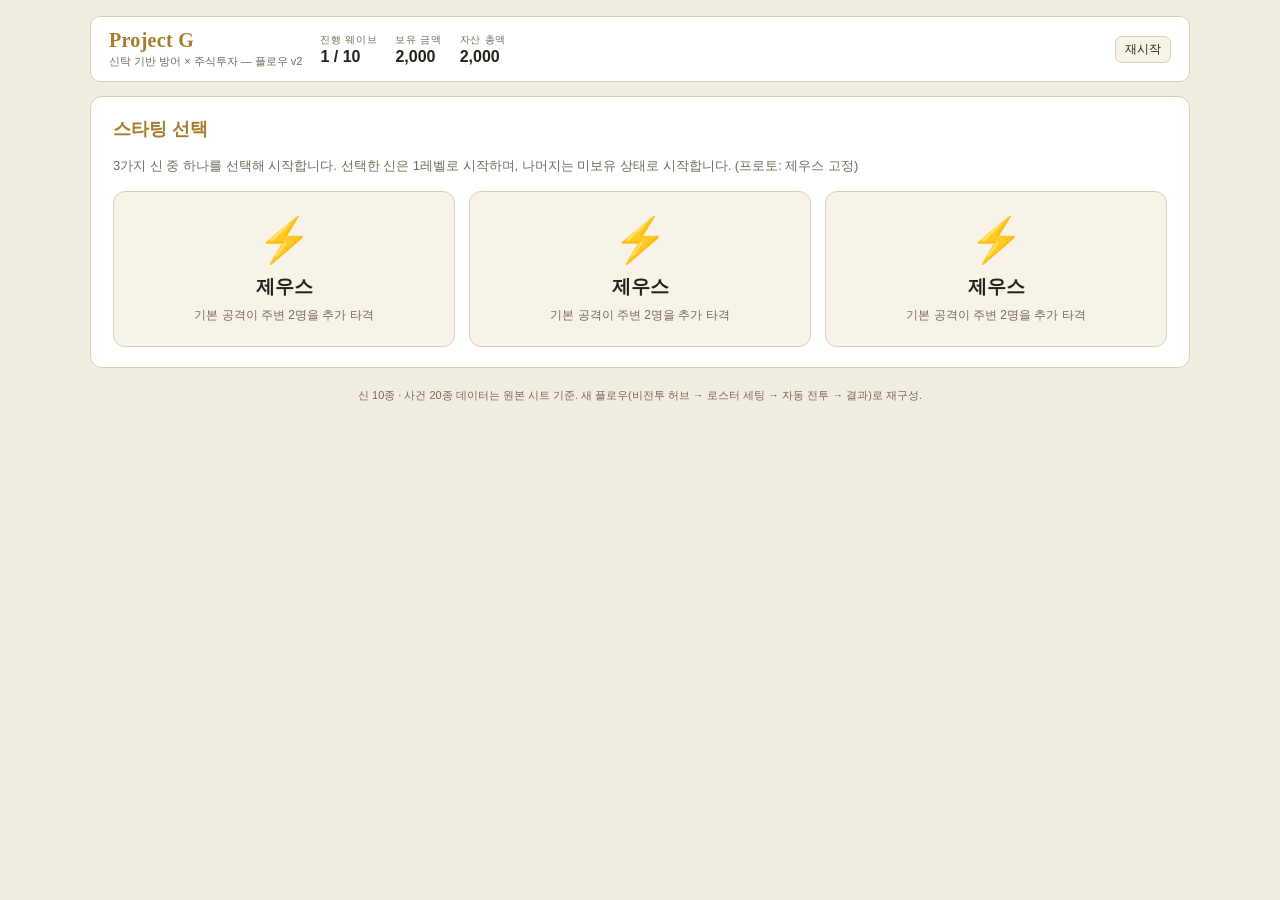
<file: index.html>
<title>Project G — Prototype v2</title>
<!DOCTYPE html><html lang="ko"><head><meta charset="UTF-8"><meta name="viewport" content="width=device-width, initial-scale=1.0"><title>Project G — Prototype v2</title><style>
:root{
  --bg:#0b0d12; --panel:#151822; --panel2:#1b1f2c; --border:#3f4658;
  --gold:#c9a15a; --gold-dim:#8a743f; --select:#5ec8f0;
  --text:#e8e4d8; --muted:#9aa0b0; --muted2:#6b7280;
  --up:#4fae7c; --down:#d9635a;
  --font-display:"Iowan Old Style","Palatino Linotype",Palatino,Georgia,serif;
  --font-ui:-apple-system,BlinkMacSystemFont,"Segoe UI",Roboto,Helvetica,Arial,sans-serif;
}
:root[data-theme="light"]{
  --bg:#f2ede1; --panel:#fff; --panel2:#f7f3e8; --border:#d8cfb8;
  --gold:#a67c2e; --gold-dim:#c9a15a; --select:#1f6fb2;
  --text:#26221a; --muted:#726b58; --up:#2f8f5c; --down:#b8443c;
}
@media (prefers-color-scheme:light){:root:not([data-theme="dark"]){
  --bg:#f2ede1; --panel:#fff; --panel2:#f7f3e8; --border:#d8cfb8;
  --gold:#a67c2e; --gold-dim:#c9a15a; --select:#1f6fb2;
  --text:#26221a; --muted:#726b58; --up:#2f8f5c; --down:#b8443c;
}}
*{box-sizing:border-box;}
html,body{margin:0;padding:0;background:var(--bg);color:var(--text);font-family:var(--font-ui);}
body{padding:16px;min-height:100vh;}
h1,h2,h3{font-family:var(--font-display);margin:0;text-wrap:balance;}
.num{font-variant-numeric:tabular-nums;}
.up{color:var(--up);} .down{color:var(--down);}
.app{max-width:1100px;margin:0 auto;display:flex;flex-direction:column;gap:14px;}

/* top status bar */
.hud{display:flex;align-items:center;gap:18px;background:var(--panel);border:1px solid var(--border);border-radius:10px;padding:12px 18px;flex-wrap:wrap;}
.hud h1{font-size:20px;color:var(--gold);letter-spacing:.3px;}
.hud .sub{font-size:11px;color:var(--muted);margin-top:2px;}
.hud .stat{display:flex;flex-direction:column;gap:1px;}
.hud .stat .label{font-size:10px;text-transform:uppercase;letter-spacing:.07em;color:var(--muted);}
.hud .stat .val{font-size:16px;font-weight:600;}
.spacer{flex:1;}

button{font-family:var(--font-ui);cursor:pointer;border-radius:7px;border:1px solid var(--border);background:var(--panel2);color:var(--text);padding:7px 13px;font-size:13px;transition:.12s;}
button:hover{border-color:var(--gold-dim);}
button:focus-visible{outline:2px solid var(--gold);outline-offset:1px;}
button.primary{background:var(--gold);border-color:var(--gold);color:#1a1508;font-weight:700;}
button.primary:hover{background:var(--gold-dim);}
button:disabled{opacity:.35;cursor:not-allowed;}
button.small{padding:4px 9px;font-size:12px;}
button.insufficient{border-color:var(--down);color:var(--down);background:rgba(217,99,90,.12);}
button.active{border-color:var(--gold);color:var(--gold);}

.screen{background:var(--panel);border:1px solid var(--border);border-radius:12px;padding:20px 22px;}
.screen-head{display:flex;align-items:center;gap:12px;margin-bottom:16px;}
.screen-head h2{font-size:18px;color:var(--gold);}
.back{font-size:13px;color:var(--muted);}

/* hub */
.hub-grid{display:grid;grid-template-columns:repeat(3,1fr);gap:14px;margin-bottom:16px;}
.hub-card{display:flex;flex-direction:column;align-items:center;gap:8px;padding:26px 14px;border:1px solid var(--border);border-radius:12px;background:var(--panel2);cursor:pointer;transition:.14s;}
.hub-card:hover{border-color:var(--gold);transform:translateY(-2px);}
.hub-card .ico{font-size:38px;line-height:1;}
.hub-card .name{font-family:var(--font-display);font-size:17px;font-weight:600;}
.hub-card .desc{font-size:11.5px;color:var(--muted);text-align:center;line-height:1.4;}
.hub-start{display:flex;align-items:center;justify-content:center;gap:10px;padding:18px;border-radius:12px;border:none;background:linear-gradient(90deg,var(--panel2),var(--gold));color:#1a1508;font-family:var(--font-display);font-size:20px;font-weight:700;cursor:pointer;width:100%;}
.hub-start:hover{filter:brightness(1.06);}

/* stock list */
.sort-row{display:flex;gap:6px;margin-bottom:12px;flex-wrap:wrap;align-items:center;}
.sort-row .lbl{font-size:12px;color:var(--muted);margin-right:4px;}
.stock{display:grid;grid-template-columns:auto 1fr auto;gap:12px;align-items:center;padding:10px 12px;border:1px solid var(--border);border-radius:9px;background:var(--panel2);margin-bottom:7px;border-left-width:3px;}
.stock .ico{width:34px;height:34px;border-radius:50%;display:flex;align-items:center;justify-content:center;font-size:17px;}
.stock .nm{font-family:var(--font-display);font-size:15px;font-weight:600;display:flex;align-items:center;gap:7px;}
.stock .lv{font-size:11px;color:var(--gold);border:1px solid var(--gold-dim);border-radius:4px;padding:0 5px;}
.stock .meta{font-size:11px;color:var(--muted);margin-top:2px;}
.expbar{height:4px;border-radius:2px;background:var(--border);margin-top:4px;overflow:hidden;max-width:170px;}
.expbar>div{height:100%;background:var(--gold);}
.stock .price{text-align:right;}
.stock .price .p{font-size:15px;font-weight:700;}
.stock .price .d{font-size:11px;font-weight:600;}
.stock .acts{display:flex;flex-direction:column;gap:4px;}

/* oracle */
.info-card{display:grid;grid-template-columns:auto 1fr auto;gap:12px;align-items:center;padding:11px 13px;border:1px solid var(--border);border-radius:9px;background:var(--panel2);margin-bottom:8px;}
.info-card .when{font-size:12px;}
.info-card .when b{color:var(--gold);}
.info-card .buys{display:flex;flex-direction:column;gap:5px;}
.info-tabs{display:flex;gap:6px;margin-bottom:12px;}
.owned-info{padding:10px 12px;border:1px dashed var(--gold-dim);border-radius:9px;background:var(--panel2);margin-bottom:8px;font-size:13px;line-height:1.5;}
.owned-info.realized{border-style:solid;border-color:#4fae7c;opacity:.8;}
.realized-banner{padding:10px 12px;border:1px solid #4fae7c;border-radius:9px;background:#4fae7c22;margin-bottom:12px;font-size:12.5px;line-height:1.6;}

/* news */
.news{max-width:560px;margin:0 auto;border:2px solid var(--border);border-radius:6px;padding:20px 24px;background:var(--panel2);}
.news .masthead{display:flex;justify-content:space-between;align-items:baseline;border-bottom:3px double var(--border);padding-bottom:8px;margin-bottom:14px;}
.news .masthead .title{font-family:var(--font-display);font-size:26px;font-weight:700;letter-spacing:1px;}
.news .masthead .date{font-size:11px;color:var(--muted);}
.news .headline{font-family:var(--font-display);font-size:19px;font-weight:700;margin-bottom:10px;line-height:1.35;}
.news .body{font-size:13px;line-height:1.7;color:var(--text);margin-bottom:14px;}
.news .kw{display:flex;flex-wrap:wrap;gap:6px;}
.news .kw span{font-size:11.5px;border:1px solid var(--gold-dim);color:var(--gold);border-radius:20px;padding:2px 10px;}

/* setup roster */
.setup{display:grid;grid-template-columns:1fr 1.3fr;gap:16px;}
.wave-info{border:1px solid var(--border);border-radius:10px;padding:14px;background:var(--panel2);}
.wave-info .r{display:flex;gap:10px;margin-bottom:12px;}
.wave-info .r .ic{font-size:26px;}
.wave-info .r .t{font-size:13px;}
.wave-info .r .t b{display:block;font-family:var(--font-display);font-size:15px;margin-bottom:2px;}
.wave-info .r .t small{color:var(--muted);font-size:11.5px;line-height:1.4;}
.slots{display:flex;gap:7px;margin-bottom:12px;flex-wrap:wrap;}
.slot{width:52px;height:52px;border:2px dashed var(--border);border-radius:10px;display:flex;align-items:center;justify-content:center;font-size:22px;background:var(--panel2);cursor:pointer;position:relative;}
.slot.filled{border-style:solid;}
.slot .x{position:absolute;top:-6px;right:-6px;width:16px;height:16px;border-radius:50%;background:var(--down);color:#fff;font-size:10px;display:flex;align-items:center;justify-content:center;}
.roster{display:grid;grid-template-columns:1fr 1fr;gap:7px;max-height:340px;overflow-y:auto;}
.rg{display:flex;align-items:center;gap:8px;padding:8px 10px;border:1px solid var(--border);border-radius:9px;background:var(--panel2);cursor:pointer;border-left-width:3px;}
.rg.locked{opacity:.45;cursor:not-allowed;}
.rg.deployed{outline:2px solid var(--gold);}
.rg .ico{width:30px;height:30px;border-radius:50%;display:flex;align-items:center;justify-content:center;font-size:15px;}
.rg .nm{font-family:var(--font-display);font-size:14px;font-weight:600;}
.rg .lv{font-size:11px;color:var(--gold);}

/* combat */
.combat-wrap{display:grid;grid-template-columns:1fr 260px;gap:14px;}
canvas{background:var(--panel2);border-radius:8px;width:100%;height:auto;display:block;}
.combat-side{border:1px solid var(--border);border-radius:10px;padding:12px;background:var(--panel2);font-size:12.5px;}
.combat-side h3{font-family:var(--font-display);font-size:15px;margin-bottom:6px;}
.combat-side .row{display:flex;justify-content:space-between;padding:2px 0;color:var(--muted);}
.combat-side .row b{color:var(--text);}
.log{margin-top:10px;max-height:150px;overflow-y:auto;display:flex;flex-direction:column-reverse;gap:4px;}
.log .li{font-size:11.5px;padding:5px 7px;border-radius:6px;background:var(--panel);border-left:3px solid var(--gold-dim);}

/* result */
.result{text-align:center;padding:40px 20px;}
.result .big{font-family:var(--font-display);font-size:52px;font-weight:700;letter-spacing:2px;}
.result .sub{font-size:15px;color:var(--muted);margin:6px 0 22px;}
.result .stats{display:inline-grid;grid-template-columns:auto auto;gap:8px 26px;text-align:left;font-size:14px;margin-bottom:24px;}
.result .stats .k{color:var(--muted);}

/* starting pick */
.pick-grid{display:grid;grid-template-columns:repeat(3,1fr);gap:14px;}
.pick{border:1px solid var(--border);border-radius:12px;padding:22px 16px;background:var(--panel2);text-align:center;cursor:pointer;transition:.14s;}
.pick:hover{border-color:var(--gold);transform:translateY(-2px);}
.pick .ic{font-size:44px;}
.pick .nm{font-family:var(--font-display);font-size:19px;font-weight:600;margin:8px 0 6px;}
.pick .ds{font-size:12px;color:var(--muted);line-height:1.5;}

footer{text-align:center;color:var(--muted);font-size:11px;padding:6px 0;}
::-webkit-scrollbar{width:8px;height:8px;}
::-webkit-scrollbar-thumb{background:var(--border);border-radius:4px;}

@media (max-width:820px){
  .setup,.combat-wrap{grid-template-columns:1fr;}
  .hub-grid,.pick-grid{grid-template-columns:1fr;}
  .roster{grid-template-columns:1fr;}
}
</style></head><body>

<div class="app">
  <div class="hud">
    <div>
      <h1>Project G</h1>
      <div class="sub">신탁 기반 방어 × 주식투자 — 플로우 v2</div>
    </div>
    <div class="stat"><span class="label">진행 웨이브</span><span class="val num" id="hWave">—</span></div>
    <div class="stat"><span class="label">보유 금액</span><span class="val num" id="hCoin">—</span></div>
    <div class="stat"><span class="label">자산 총액</span><span class="val num" id="hAssets">—</span></div>
    <div class="spacer"></div>
    <button class="small" id="btnRestart">재시작</button>
  </div>

  <div id="screen"></div>

  <footer>신 10종 · 사건 20종 데이터는 원본 시트 기준. 새 플로우(비전투 허브 → 로스터 세팅 → 자동 전투 → 결과)로 재구성.</footer>
</div>

<script>
"use strict";
/* ===================== DATA (원본 시트 이식) ===================== */
const WS_DEFS = [
  {id:1,name:"전쟁"},{id:2,name:"풍요"},{id:3,name:"기술"},{id:4,name:"문화"},
  {id:5,name:"인류밀집"},{id:6,name:"신앙"},{id:7,name:"인류의 수"},
];
const WS_MIN={1:0,2:0,3:0,4:0,5:0,6:0,7:20}, WS_MAX={1:100,2:100,3:100,4:100,5:100,6:100,7:9999};
const GODS = [
  {id:1, kr:"제우스", dmg:10, atkSpd:10, range:2, atkType:0, basePrice:500, coreWS:5, corr:0, skill:"기본 공격이 주변 2명을 추가 타격", icon:"⚡", color:"#f0c34d"},
  {id:2, kr:"포세이돈", dmg:15, atkSpd:5, range:4, atkType:0, basePrice:500, coreWS:2, corr:1, skill:"10초마다 해일 소환, 5기 관통 500% 피해", icon:"🔱", color:"#4a90c9"},
  {id:3, kr:"하데스", dmg:10, atkSpd:12, range:3, atkType:1, basePrice:500, coreWS:1, corr:0, skill:"영혼 50개 모으면 전체 800% 피해", icon:"💀", color:"#8a6bc4"},
  {id:4, kr:"데메테르", dmg:10, atkSpd:5, range:4, atkType:0, basePrice:400, coreWS:2, corr:0, skill:"범위 내 몬스터 이동속도 30% 감소", icon:"🌾", color:"#9aa53f"},
  {id:5, kr:"아테나", dmg:10, atkSpd:10, range:1, atkType:0, basePrice:400, coreWS:4, corr:0, skill:"범위 내 신 공격력 +10%", icon:"🦉", color:"#8f98ac"},
  {id:6, kr:"아폴론", dmg:10, atkSpd:10, range:5, atkType:0, basePrice:400, coreWS:4, corr:0, skill:"공격시 화상(초당 5% 피해)", icon:"☀️", color:"#e0912c"},
  {id:7, kr:"아르테미스", dmg:5, atkSpd:20, range:3, atkType:2, basePrice:400, coreWS:2, corr:0, skill:"동일 대상 공격시 피해 +5% 누적", icon:"🏹", color:"#5fae7c"},
  {id:8, kr:"아프로디테", dmg:10, atkSpd:10, range:3, atkType:0, basePrice:400, coreWS:5, corr:0, skill:"범위 내 몬스터 받는 피해 +10%", icon:"🌹", color:"#d97b95"},
  {id:9, kr:"헤르메스", dmg:5, atkSpd:20, range:3, atkType:0, basePrice:1000, coreWS:3, corr:0, skill:"정보 구매가 -20%", icon:"🪽", color:"#4fb0a6"},
  {id:10,kr:"아레스", dmg:10, atkSpd:13, range:2, atkType:1, basePrice:400, coreWS:1, corr:1, skill:"인접에 신 없으면 공속 +10", icon:"⚔️", color:"#c05a4a"},
];
const godById = id => GODS.find(g=>g.id===id);
const EVENTS = [
  {id:1, desc:"국가간에 소규모 분쟁이 발생하였습니다.", cond:null, w:50, cause:[[1,30],[5,30]], effWS:[[[1],10]], effGod:[[[5,10],10]]},
  {id:2, desc:"메뚜기떼가 농작물을 먹어 치우고 있습니다.", cond:null, w:50, cause:[], effWS:[[[2,5,7],-20],[[6],10]], effGod:[[[4],-10],[[3],5]]},
  {id:3, desc:"폭우로 홍수가 났지만 양질의 토양이 충전됩니다.", cond:null, w:50, cause:[], effWS:[[[2,5,7],-10],[[6],10]], effGod:[[[1],15],[[3],5]]},
  {id:4, desc:"농사가 대 풍년을 맞이하였습니다.", cond:null, w:70, cause:[[3,20]], effWS:[[[2,5,7],10],[[6],10]], effGod:[[[4],20],[[6],10]]},
  {id:5, desc:"큰 폭풍으로 바다에 나간 배들이 침몰되었습니다.", cond:null, w:50, cause:[], effWS:[[[2],-15]], effGod:[[[2],-10],[[3],10]]},
  {id:6, desc:"어선의 수확량이 크게 증가했습니다.", cond:null, w:70, cause:[[3,20]], effWS:[[[2],20]], effGod:[[[2],20],[[4],10]]},
  {id:7, desc:"축제가 성황리에 열렸습니다.", cond:[2,0,80], w:100, cause:[[2,30],[4,20]], effWS:[[[4],10]], effGod:[[[4,8],10],[[10],-10]]},
  {id:8, desc:"야생동물이 늘어 도시간 소통이 마비되었습니다.", cond:null, w:50, cause:[], effWS:[[[2,3,4],-10]], effGod:[[[9],-20],[[7],10]]},
  {id:9, desc:"신작 영웅 서사시가 유행합니다.", cond:null, w:50, cause:[[4,30]], effWS:[[[5],-10],[[4],10]], effGod:[[[1],20],[[6],10]]},
  {id:10, desc:"새로운 천문학 이론이 나왔습니다.", cond:null, w:50, cause:[[3,30]], effWS:[[[3],10],[[6],-10]], effGod:[[[9],10],[[1,2,3,4,5,6,7,8,10],-20]]},
  {id:13, desc:"대규모 전쟁이 발발합니다.", cond:[1,0,70], w:100, cause:[[1,50]], effWS:[[[1],20],[[5,6,2],-20]], effGod:[[[10],20]]},
  {id:14, desc:"국가가 다른 국가에 점령당하였습니다.", cond:[1,0,90], w:100, cause:[[1,50]], effWS:[[[1],-70],[[3,4],-20]], effGod:[[[3],15],[[8],-10]]},
  {id:15, desc:"치사율이 높은 전염병이 돌기 시작합니다.", cond:null, w:50, cause:[[5,50]], effWS:[[[2,5,7],-20],[[3,6],10]], effGod:[[[3],20],[[6],10]]},
  {id:17, desc:"새로운 의학 기술이 발달합니다.", cond:null, w:100, cause:[[3,60]], effWS:[[[2,5,7],30],[[6],-10]], effGod:[[[6],20],[[3],-20]]},
  {id:22, desc:"전쟁중인 국가사이에 평화 협정을 맺었습니다.", cond:[1,0,90], w:100, cause:[[1,50]], effWS:[[[1],-70]], effGod:[[[10],-30]]},
  {id:24, desc:"올림피아 제전이 열립니다.", cond:[2,0,50], w:50, cause:[], effWS:[[[2,5],10],[[1],-10]], effGod:[[[10],-10],[[3],-5],[[1],10]]},
  {id:28, desc:"해적이 창궐해 바다 교역이 힘들어졌습니다.", cond:[2,1,50], w:100, cause:[], effWS:[[[2,3,4],-20]], effGod:[[[2],-20],[[9],-10]]},
  {id:33, desc:"신앙에 맞지 않는 기술자들이 탄압받습니다.", cond:[3,0,70], w:100, cause:[[3,50]], effWS:[[[3],-30],[[6],20]], effGod:[[[9],-10],[[3],5]]},
  {id:39, desc:"일식이 발생하였습니다.", cond:null, w:50, cause:[], effWS:[[[7],20]], effGod:[[[7],30],[[6],-30]]},
  {id:42, desc:"사치품이 유행해 계층 갈등이 심화됩니다.", cond:[2,0,70], w:200, cause:[], effWS:[[[2],-10],[[1],10]], effGod:[[[8],20]]},
];

const MONSTERS = {
  rat:{kr:"쥐", icon:"🐀", hp:1.0, spd:0.9, reward:1.0, desc:"이동 속도가 느리고 체력도 적지만 많은 숫자가 등장합니다."},
  bird:{kr:"새", icon:"🐦", hp:0.7, spd:1.5, reward:1.1, desc:"이동 속도가 빠르지만 체력이 적습니다."},
};
const BOSSES = ["메두사","미노타우로스","키클롭스","히드라","케르베로스","티폰","크로노스","기간테스","타나토스","카오스"];

/* ===================== STATE ===================== */
const TOTAL_WAVES=10, ROSTER_SLOTS=5, START_COIN=2000, BASE_POP=100, BASE_FAITH=50;
const state = {
  phase:"start",       // start | hub | godsdaq | oracle | news | setup | combat | result
  wave:1,
  coin:START_COIN,
  ws:{1:50,2:50,3:50,4:50,5:50,6:50,7:BASE_POP},
  holdings:{},          // godId -> {shares, avgPrice}
  price:{}, prevPrice:{},
  waveEvents:[],        // pre-rolled: waveEvents[w] = [eventId,...]
  usedGlobally:new Set(),
  roster:[],            // godId[] deployed this run (persists between waves)
  ownedInfo:[],         // [{godId, wave, margin, eid, realized}]
  justRealized:[],      // ownedInfo entries whose predicted wave just fired
  sortKey:"price",
  newsSeen:false,
  lastResult:null,
  bossName:"",
};

/* ===================== PRICING (원본 §9.5 이식) ===================== */
const wsMid = id => (WS_MIN[id] + (WS_MAX[id]>1000?100:WS_MAX[id]))/2;
const clampWS = (id,v)=> Math.max(WS_MIN[id], WS_MAX[id]>1000? v : Math.min(WS_MAX[id],v));
function absM(){ return (state.ws[7]/BASE_POP)*(state.ws[6]/BASE_FAITH); }
function initPrices(){
  const M=absM();
  GODS.forEach(g=>{
    const cur=state.ws[g.coreWS], mid=wsMid(g.coreWS);
    const D = g.corr===0 ? (100+cur-mid)/100 : (100-cur+mid)/100;
    const p=Math.max(10, Math.round(g.basePrice*D*M));
    state.price[g.id]=p; state.prevPrice[g.id]=p;
  });
}
/* level from shares: LV = shares; attack = dmg * LV * price/basePrice */
function godLevel(id){ return state.holdings[id]?.shares || 0; }
function godAttack(id){
  const g=godById(id), lv=godLevel(id);
  if(lv<=0) return 0;
  return g.dmg * lv * (state.price[id]/g.basePrice);
}

/* ===================== EVENT PRE-ROLL (원본 §4-D) ===================== */
function eventEligible(ev,used){
  if(used.has(ev.id)) return false;
  if(ev.cond){ const [id,op,val]=ev.cond; const c=state.ws[id];
    if(op===0 && !(c>=val)) return false; if(op===1 && !(c<val)) return false; }
  return true;
}
function eventWeight(ev){ let w=ev.w; ev.cause.forEach(([id,val])=>{ w+=state.ws[id]*(val/100); }); return Math.max(0,w); }
function pickEvent(used){
  const pool=EVENTS.filter(e=>eventEligible(e,used));
  if(!pool.length) return null;
  const ws=pool.map(eventWeight), tot=ws.reduce((a,b)=>a+b,0);
  if(tot<=0) return pool[Math.floor(Math.random()*pool.length)];
  let r=Math.random()*tot;
  for(let i=0;i<pool.length;i++){ r-=ws[i]; if(r<=0) return pool[i]; }
  return pool[pool.length-1];
}
// pre-roll the whole run's events up front so the oracle can foresee them (§4-D)
function prerollAllWaves(){
  state.waveEvents = [null]; // 1-indexed
  const used = new Set();
  for(let w=1;w<=TOTAL_WAVES;w++){
    const cnt = 1 + Math.floor(Math.random()*2);
    const list=[];
    for(let i=0;i<cnt;i++){ const e=pickEvent(used); if(!e) break; used.add(e.id); list.push(e.id); }
    state.waveEvents[w]=list;
  }
}
// apply a wave's events to WS scores + reprice gods
function applyWaveEvents(w){
  state.justRealized=[];
  state.ownedInfo.forEach(o=>{ if(!o.realized && o.wave===w){ o.realized=true; state.justRealized.push(o); } });
  (state.waveEvents[w]||[]).forEach(eid=>{
    const ev=EVENTS.find(e=>e.id===eid); if(!ev) return;
    // snapshot D + pop/faith BEFORE (원본 버그픽스 반영)
    const lastD={}, lastPop=state.ws[7], lastFaith=state.ws[6];
    GODS.forEach(g=>{ const cur=state.ws[g.coreWS],mid=wsMid(g.coreWS);
      lastD[g.id]= g.corr===0?(100+cur-mid)/100:(100-cur+mid)/100; });
    ev.effWS.forEach(([ids,val])=> ids.forEach(id=> state.ws[id]=clampWS(id,state.ws[id]+val)));
    const affected=new Map();
    ev.effGod.forEach(([ids,val])=> ids.forEach(id=> affected.set(id,(affected.get(id)||0)+val)));
    const M=(state.ws[7]/lastPop)*(state.ws[6]/lastFaith);
    GODS.forEach(g=>{
      const A=state.price[g.id], C=affected.get(g.id)||0;
      const cur=state.ws[g.coreWS],mid=wsMid(g.coreWS);
      const D=g.corr===0?(100+cur-mid)/100:(100-cur+mid)/100;
      state.prevPrice[g.id]=A;
      state.price[g.id]=Math.max(10, Math.round(A*(1+C/100)*D*M/(lastD[g.id]||D)));
    });
  });
}

/* ===================== TRADING ===================== */
function buy(id,qty=1){
  const p=state.price[id], cost=p*qty;
  if(state.coin<cost) return false;
  const h = state.holdings[id] || (state.holdings[id]={shares:0,avgPrice:0});
  h.avgPrice = h.shares===0? p : (h.avgPrice*h.shares + cost)/(h.shares+qty);
  h.shares+=qty; state.coin-=cost;
  return true;
}
function sell(id,qty=1){
  const h=state.holdings[id]; if(!h||h.shares<qty) return false;
  h.shares-=qty; state.coin+=state.price[id]*qty;
  if(h.shares===0){ h.avgPrice=0; state.roster=state.roster.filter(r=>r!==id); }
  return true;
}

/* ===================== ORACLE (오차범위 정보 — 신탁 개선) ===================== */
// build sellable info: for each future event, offer a card revealing the wave
// it happens on, blurred by an error margin. Premium ±1 (정확), cheap ±3 (부정확).
function sellableInfo(){
  const out=[];
  for(let w=state.wave+1;w<=TOTAL_WAVES;w++){
    (state.waveEvents[w]||[]).forEach(eid=>{
      const ev=EVENTS.find(e=>e.id===eid); if(!ev) return;
      // pick the most-affected god as the "관련 주"
      let topId=null, topAbs=0;
      ev.effGod.forEach(([ids,val])=> ids.forEach(id=>{ if(Math.abs(val)>topAbs){topAbs=Math.abs(val);topId=id;} }));
      if(topId==null) return;
      out.push({eid, wave:w, godId:topId});
    });
  }
  return out;
}
const hermesDiscount = ()=> godLevel(9)>0 ? 0.8 : 1;
function buyInfo(card, margin){
  const cost = Math.round((margin===1?1000:500)*hermesDiscount());
  if(state.coin<cost) return false;
  state.coin-=cost;
  state.ownedInfo.push({godId:card.godId, wave:card.wave, margin, eid:card.eid, realized:false});
  return true;
}

/* ===================== NEWS (키워드 힌트) ===================== */
// derive a headline + keywords from the trend of the next few waves' events
function currentNews(){
  const upcoming=[];
  for(let w=state.wave;w<=Math.min(TOTAL_WAVES,state.wave+3);w++) (state.waveEvents[w]||[]).forEach(id=>upcoming.push(id));
  const wsShift={};
  upcoming.forEach(id=>{ const ev=EVENTS.find(e=>e.id===id); if(!ev) return;
    ev.effWS.forEach(([ids,val])=> ids.forEach(i=> wsShift[i]=(wsShift[i]||0)+val)); });
  const nm=id=>WS_DEFS.find(w=>w.id==id).name;
  // several WS scores (e.g. 풍요/인류밀집/인류의 수) always move together in the event
  // data — showing each as its own tag reads as redundant/overlapping noise, so merge
  // any scores that shifted by the exact same net amount into a single combined tag
  const byVal={};
  Object.entries(wsShift).forEach(([id,v])=>{ if(v===0) return; (byVal[v]=byVal[v]||[]).push(+id); });
  const groups = Object.entries(byVal).map(([v,ids])=>({v:+v, label: ids.sort((a,b)=>a-b).map(nm).join('·')}));
  const rising = groups.filter(g=>g.v>0).sort((a,b)=>b.v-a.v).slice(0,2);
  const falling = groups.filter(g=>g.v<0).sort((a,b)=>a.v-b.v).slice(0,2);
  const kws=[];
  rising.forEach(g=>kws.push(g.label+" 상승 조짐"));
  falling.forEach(g=>kws.push(g.label+" 하락 우려"));
  const firstEv = upcoming.length? EVENTS.find(e=>e.id===upcoming[0]) : null;
  return {
    headline: firstEv? firstEv.desc : "인간계는 잠시 평온을 되찾았습니다.",
    body:"아르고스 통신원들이 인간계 전역의 동향을 취재했습니다. 다가올 사건들의 조짐이 시장 곳곳에서 감지되고 있습니다. 현명한 투자자는 이 신호를 놓치지 않을 것입니다.",
    keywords: kws.length? kws : ["큰 변화 없음"]
  };
}

/* ===================== SCREEN RENDER ===================== */
const $ = id => document.getElementById(id);
const fmt = n => Math.round(n).toLocaleString('ko-KR');
function assets(){ return state.coin + GODS.reduce((s,g)=> s + (state.holdings[g.id]?.shares||0)*state.price[g.id], 0); }
function renderHUD(){
  $('hWave').textContent = state.wave+' / '+TOTAL_WAVES;
  $('hCoin').textContent = fmt(state.coin);
  $('hAssets').textContent = fmt(assets());
}
function go(phase){ state.phase=phase; render(); }
function render(){
  renderHUD();
  const s=$('screen');
  s.className='screen';
  if(state.phase==="start") s.innerHTML=viewStart();
  else if(state.phase==="hub") s.innerHTML=viewHub();
  else if(state.phase==="godsdaq") s.innerHTML=viewGodsdaq();
  else if(state.phase==="oracle") s.innerHTML=viewOracle();
  else if(state.phase==="news") s.innerHTML=viewNews();
  else if(state.phase==="setup") s.innerHTML=viewSetup();
  else if(state.phase==="combat"){ s.innerHTML=viewCombat(); startCombat(); }
  else if(state.phase==="result") s.innerHTML=viewResult();
  bindScreen();
}

/* ---- start / starting pick ---- */
function viewStart(){
  // proto starts with Zeus preselected among 3 (per wireframe)
  return `<div class="screen-head"><h2>스타팅 선택</h2></div>
    <p style="color:var(--muted);font-size:13px;margin:0 0 16px;">3가지 신 중 하나를 선택해 시작합니다. 선택한 신은 1레벨로 시작하며, 나머지는 미보유 상태로 시작합니다. (프로토: 제우스 고정)</p>
    <div class="pick-grid">
      ${[1,1,1].map((_,i)=>{ const g=godById(1); return `
        <div class="pick" data-pick="1">
          <div class="ic">${g.icon}</div>
          <div class="nm">${g.kr}</div>
          <div class="ds">${g.skill}</div>
        </div>`;}).join('')}
    </div>`;
}

/* ---- hub ---- */
function viewHub(){
  const realized = state.justRealized||[];
  return `<div class="screen-head"><h2>활동 선택</h2><span class="back">진행중인 웨이브: ${String(state.wave).padStart(2,'0')}</span></div>
    ${realized.length? `<div class="realized-banner">${realized.map(o=>{
      const g=godById(o.godId), ev=EVENTS.find(e=>e.id===o.eid);
      return `🔮 <b style="color:${g.color}">${g.kr}</b> 관련 정보가 실현됐습니다 — ${ev?ev.desc:''}`;
    }).join('<br>')}</div>` : ''}
    <div class="hub-grid">
      <div class="hub-card" data-go="news"><div class="ico">📰</div><div class="name">아르고스</div><div class="desc">인간계 뉴스 — 다가올 사건의 키워드 힌트</div></div>
      <div class="hub-card" data-go="godsdaq"><div class="ico">🏛️</div><div class="name">GODSDAQ</div><div class="desc">신 주식 매매 — 오를 신을 미리 사고, 오른 신을 팔기</div></div>
      <div class="hub-card" data-go="oracle"><div class="ico">🔮</div><div class="name">오라클</div><div class="desc">정보 구매 — 미래 사건의 시점을 오차범위로 구매</div></div>
    </div>
    <button class="hub-start" data-go="setup">⚔️ 웨이브 ${String(state.wave).padStart(2,'0')} 전투 준비 →</button>`;
}

/* ---- godsdaq ---- */
function viewGodsdaq(){
  const sorted=[...GODS].sort(cmpSort);
  return `<div class="screen-head"><button class="small" data-go="hub">‹ 뒤로</button><h2>GODSDAQ · 주식 구매</h2></div>
    <div class="sort-row"><span class="lbl">정렬순서</span>
      ${sortBtn('price','판매가')} ${sortBtn('change','상승률')} ${sortBtn('shares','보유수량')} ${sortBtn('pl','손익률')}
    </div>
    <div>${sorted.map(stockRow).join('')}</div>`;
}
function sortBtn(k,label){ return `<button class="small ${state.sortKey===k?'active':''}" data-sort="${k}">${label}</button>`; }
function cmpSort(a,b){
  const k=state.sortKey;
  if(k==='price') return state.price[b.id]-state.price[a.id];
  if(k==='change'){ return pctChange(b.id)-pctChange(a.id); }
  if(k==='shares') return (state.holdings[b.id]?.shares||0)-(state.holdings[a.id]?.shares||0);
  if(k==='pl') return plPct(b.id)-plPct(a.id);
  return 0;
}
function pctChange(id){ const pv=state.prevPrice[id]||state.price[id]; return pv? (state.price[id]-pv)/pv*100:0; }
function plPct(id){ const h=state.holdings[id]; return (h&&h.avgPrice)? (state.price[id]-h.avgPrice)/h.avgPrice*100 : 0; }
function stockRow(g){
  const h=state.holdings[g.id]||{shares:0,avgPrice:0};
  const lv=godLevel(g.id), price=state.price[g.id], ch=pctChange(g.id), pl=plPct(g.id);
  const atk=godAttack(g.id);
  const canBuy=state.coin>=price;
  const expPct = lv>0? 100 : 0;
  return `<div class="stock" style="border-left-color:${g.color}">
    <div class="ico" style="background:${g.color}22;color:${g.color}">${g.icon}</div>
    <div>
      <div class="nm">${g.kr} ${lv>0?`<span class="lv">LV ${lv}</span>`:''}</div>
      <div class="meta">CoreWS ${WS_DEFS.find(w=>w.id===g.coreWS).name} · 공격력 ${lv>0?atk.toFixed(0):'—'}${h.avgPrice?` · 평단 ${fmt(h.avgPrice)} <span class="${pl>=0?'up':'down'}">(${pl>=0?'+':''}${pl.toFixed(1)}%)</span>`:''}</div>
      ${lv>0?`<div class="expbar"><div style="width:${expPct}%"></div></div>`:''}
    </div>
    <div style="display:flex;align-items:center;gap:10px;">
      <div class="price"><div class="p num">${fmt(price)}</div><div class="d num ${ch>=0?'up':'down'}">${ch>=0?'▲':'▼'} ${Math.abs(ch).toFixed(1)}%</div></div>
      <div class="acts">
        <button class="small ${canBuy?'':'insufficient'}" ${canBuy?'':'disabled'} data-buy="${g.id}">매수</button>
        <button class="small" ${h.shares>0?'':'disabled'} data-sell="${g.id}">매도</button>
      </div>
    </div>
  </div>`;
}

/* ---- oracle ---- */
function viewOracle(){
  const cards=sellableInfo();
  return `<div class="screen-head"><button class="small" data-go="hub">‹ 뒤로</button><h2>오라클 · 정보 구매</h2></div>
    <p style="color:var(--muted);font-size:12.5px;margin:0 0 14px;">미래 사건이 <b>어느 웨이브</b>에 일어날지 오차범위로 삽니다. 상급 정보(±1)는 정확하지만 비싸고, 하급 정보(±3)는 저렴하지만 부정확합니다.${godLevel(9)>0?' <span class="up">(헤르메스 효과: 20% 할인 적용중)</span>':''}</p>
    ${state.ownedInfo.length? `<div class="info-tabs"><span style="font-size:12px;color:var(--gold);">보유중인 정보</span></div>
      ${state.ownedInfo.map(ownedInfoRow).join('')}` : ''}
    <div class="info-tabs" style="margin-top:14px;"><span style="font-size:12px;color:var(--gold);">판매 중인 정보</span></div>
    ${cards.length? cards.slice(0,8).map(infoCard).join('') : '<p style="color:var(--muted);font-size:13px;">더 이상 예정된 사건 정보가 없습니다.</p>'}`;
}
function infoCard(c){
  const g=godById(c.godId);
  const priceHi=Math.round(1000*hermesDiscount()), priceLo=Math.round(500*hermesDiscount());
  const range = `${Math.max(state.wave+1,c.wave-3)}~${Math.min(TOTAL_WAVES,c.wave+3)}`;
  return `<div class="info-card">
    <div class="ico stock-ico" style="width:34px;height:34px;border-radius:50%;background:${g.color}22;color:${g.color};display:flex;align-items:center;justify-content:center;font-size:16px;">${g.icon}</div>
    <div class="when"><div>예상 시점 <b>${range} Wave</b></div><div style="color:var(--muted);font-size:11.5px;">관련 주: ${g.kr}</div></div>
    <div class="buys">
      <button class="small ${state.coin>=priceHi?'':'insufficient'}" ${state.coin>=priceHi?'':'disabled'} data-info="${c.eid}:${c.wave}:${c.godId}:1">상급 ±1 · ${priceHi}</button>
      <button class="small ${state.coin>=priceLo?'':'insufficient'}" ${state.coin>=priceLo?'':'disabled'} data-info="${c.eid}:${c.wave}:${c.godId}:3">하급 ±3 · ${priceLo}</button>
    </div>
  </div>`;
}
function ownedInfoRow(o){
  const g=godById(o.godId);
  const lo=Math.max(state.wave, o.wave-o.margin), hi=Math.min(TOTAL_WAVES,o.wave+o.margin);
  const ev=EVENTS.find(e=>e.id===o.eid);
  // don't reveal the exact wave via a countdown — that's a spoiler regardless of the
  // margin paid for. only the lo~hi estimate (which narrows as state.wave advances
  // and clamps against the current wave) updates; "실현됨" only appears after the fact.
  const status = o.realized ? `<span class="up" style="font-weight:700;">✅ 실현됨</span>` : '';
  return `<div class="owned-info ${o.realized?'realized':''}"><b style="color:${g.color}">${g.kr}</b> 관련 사건이 <b class="num">${lo}~${hi} Wave</b>(오차±${o.margin}) 사이에 발생합니다.${status?` · ${status}`:''}<br><span style="color:var(--muted)">${ev?ev.desc:''}</span></div>`;
}

/* ---- news ---- */
function viewNews(){
  const n=currentNews();
  state.newsSeen=true;
  return `<div class="screen-head"><button class="small" data-go="hub">‹ 뒤로</button><h2>아르고스 통신</h2></div>
    <div class="news">
      <div class="masthead"><span class="title">ARGUS</span><span class="date">웨이브 ${String(state.wave).padStart(2,'0')} · 인간계 소식</span></div>
      <div class="headline">${n.headline}</div>
      <div class="body">${n.body}</div>
      <div class="kw">${n.keywords.map(k=>`<span>${k}</span>`).join('')}</div>
    </div>`;
}

/* ---- setup (roster) ---- */
function viewSetup(){
  const w=state.wave, isBoss=(w%5===0);
  state.bossName = isBoss? BOSSES[Math.floor(w/5)-1]||BOSSES[0] : "";
  const owned = GODS.filter(g=>godLevel(g.id)>0);
  return `<div class="screen-head"><button class="small" data-go="hub">‹ 허브로</button><h2>웨이브 ${String(w).padStart(2,'0')} 입장 전 세팅</h2></div>
    <div class="setup">
      <div class="wave-info">
        <h3 style="font-family:var(--font-display);font-size:15px;margin-bottom:12px;color:var(--gold);">Wave 정보</h3>
        ${isBoss? `<div class="r"><div class="ic">🗿</div><div class="t"><b>Boss : ${state.bossName}</b><small>10초에 한번 주변 범위 안의 신들을 2초간 돌로 만듭니다. 시간 내 처치하지 못하면 패배합니다.</small></div></div>`:''}
        <div class="r"><div class="ic">${MONSTERS.rat.icon}</div><div class="t"><b>Monster : ${MONSTERS.rat.kr}</b><small>${MONSTERS.rat.desc}</small></div></div>
        <div class="r"><div class="ic">${MONSTERS.bird.icon}</div><div class="t"><b>Monster : ${MONSTERS.bird.kr}</b><small>${MONSTERS.bird.desc}</small></div></div>
      </div>
      <div>
        <div style="font-size:12px;color:var(--muted);margin-bottom:6px;">출전 슬롯 (최대 ${ROSTER_SLOTS})</div>
        <div class="slots">
          ${Array.from({length:ROSTER_SLOTS}).map((_,i)=>{ const id=state.roster[i];
            if(id){ const g=godById(id); return `<div class="slot filled" style="border-color:${g.color};color:${g.color}" data-unslot="${id}" title="${g.kr}">${g.icon}<span class="x">×</span></div>`; }
            return `<div class="slot">+</div>`;
          }).join('')}
        </div>
        <div style="font-size:12px;color:var(--muted);margin-bottom:6px;">보유 신 (클릭해 출전 등록)</div>
        <div class="roster">
          ${owned.length? owned.map(g=>{
            const dep=state.roster.includes(g.id);
            return `<div class="rg ${dep?'deployed':''}" style="border-left-color:${g.color}" data-slot="${g.id}">
              <div class="ico" style="background:${g.color}22;color:${g.color}">${g.icon}</div>
              <div style="flex:1;"><div class="nm">${g.kr}</div><div class="lv">LV ${godLevel(g.id)} · 공격력 ${godAttack(g.id).toFixed(0)}</div></div>
              ${dep?'<span style="color:var(--gold);font-size:11px;">출전</span>':''}
            </div>`;
          }).join('') : '<p style="color:var(--muted);font-size:13px;grid-column:1/3;">보유한 신이 없습니다. GODSDAQ에서 신을 매수하세요.</p>'}
        </div>
        <div style="margin-top:14px;display:flex;gap:8px;">
          <button class="primary" ${state.roster.length?'':'disabled'} data-go="combat">전투 시작 (${state.roster.length}신 출전)</button>
          <button class="small" data-go="godsdaq">GODSDAQ에서 매수</button>
        </div>
      </div>
    </div>`;
}

/* ---- result ---- */
function viewResult(){
  const r=state.lastResult;
  const win=r.win;
  const growth=assets()/START_COIN;
  return `<div class="result">
    <div class="big" style="color:${win?'var(--up)':'var(--down)'}">${win?'WIN':'LOSE'}</div>
    <div class="sub">${win? (state.wave>=TOTAL_WAVES?'모든 웨이브를 방어했습니다!':'다음 웨이브로 진행합니다.') : `웨이브 ${state.wave}에서 방어에 실패했습니다.`}</div>
    <div class="stats">
      <span class="k">처치 수</span><span class="num">${r.kills}</span>
      <span class="k">최종 자산</span><span class="num">${fmt(assets())}</span>
      <span class="k">자산 증감</span><span class="num ${growth>=1?'up':'down'}">${growth>=1?'+':''}${((growth-1)*100).toFixed(0)}%</span>
    </div>
    <div>
      ${win && state.wave<TOTAL_WAVES ? `<button class="primary" data-go="nextwave">다음 웨이브 진행 →</button>` :
        `<button class="primary" data-restart="1">다시 시작</button>`}
    </div>
  </div>`;
}

/* ===================== COMBAT (자동 전투, 고정 전장) ===================== */
let combatState=null, combatRAF=null;
function viewCombat(){
  const isBoss=(state.wave%5===0);
  return `<div class="screen-head"><h2>전투 · 웨이브 ${String(state.wave).padStart(2,'0')}</h2>
    <span class="back" id="cbWaveInfo"></span></div>
    <div class="combat-wrap">
      <canvas id="cbCanvas" width="460" height="400"></canvas>
      <div class="combat-side">
        <h3>전황</h3>
        <div class="row"><span>출현 진행</span><b id="cbTime">—</b></div>
        <div class="row"><span>필드 몬스터</span><b id="cbMon">—</b></div>
        <div class="row"><span>처치 수</span><b id="cbKills">—</b></div>
        ${isBoss?`<div class="row"><span>보스 HP</span><b id="cbBoss">—</b></div>`:''}
        <h3 style="margin-top:12px;">출전 신</h3>
        <div id="cbGods"></div>
        <div class="log" id="cbLog"></div>
      </div>
    </div>`;
}
/* central arena: a grid of god cells. monsters circle the PERIMETER of this
   rect (빙글빙글). gods sit in cells and are drag-swappable. */
const GRID_COLS=5, GRID_ROWS=3;
// road ring sits 60px out from near cells (edge), 90/120/150px from mid/far cells,
// but a NEAR CORNER cell's farthest relevant point is the road's corner turn (~108px
// diagonally) — a melee god parked in a corner must still reach a monster rounding
// that corner, so near-tier values are sized past 108px, not just the 60px edge.
const RANGE_TABLE={1:120, 2:135, 3:155, 4:170, 5:190};
const rangePxOf = g => RANGE_TABLE[g.range] || (g.range*30+50);
function cellCenter(cs,idx){
  const col=idx%GRID_COLS, row=Math.floor(idx/GRID_COLS);
  const cw=cs.gridRect.w/GRID_COLS, ch=cs.gridRect.h/GRID_ROWS;
  return [cs.gridRect.x+(col+0.5)*cw, cs.gridRect.y+(row+0.5)*ch];
}
function cellAt(cs,px,py){
  const {x,y,w,h}=cs.gridRect;
  if(px<x||py<y||px>=x+w||py>=y+h) return -1;
  const col=Math.floor((px-x)/(w/GRID_COLS)), row=Math.floor((py-y)/(h/GRID_ROWS));
  return row*GRID_COLS+col;
}
function perimPoint(cs,d){
  const {x,y,w,h}=cs.pathRect, per=2*(w+h); d=((d%per)+per)%per;
  if(d<w) return [x+d,y];
  if(d<w+h) return [x+w,y+(d-w)];
  if(d<2*w+h) return [x+w-(d-w-h),y+h];
  return [x,y+h-(d-2*w-h)];
}
function startCombat(){
  const w=state.wave, isBoss=(w%5===0);
  applyWaveEvents(w);
  // HP ramps up faster wave-over-wave (compounding, not just linear) so the game
  // actually gets harder, not just longer
  const baseHP=Math.round(16*Math.pow(1.22,w-1)+w*4);
  // 5x3 grid of 60px cells; the monster ROAD is a separate ring offset outward
  // from the grid (asymmetric margin so column position, not just row, drives range tier)
  const gridRect={x:80,y:110,w:300,h:180};
  const pathRect={x:50,y:50,w:360,h:300};
  const cells=Array(GRID_COLS*GRID_ROWS).fill(null);
  // fill outer ring first (center cell only reaches the road with long range)
  const cellOrder=[0,4,10,14,1,3,11,13,5,9,6,8,2,12,7];
  state.roster.forEach((id,i)=>{ cells[cellOrder[i]]=id; });
  // wave clears once a FIXED headcount of monsters has been spawned and killed
  // (boss waves also spawn a smaller escort headcount alongside the boss)
  const total = isBoss ? 8+Math.floor(w/5)*2 : 10+w*2;
  combatState={
    w, isBoss, gridRect, pathRect, cells, monsters:[], kills:0, elapsed:0,
    spawnT:0, spawned:0, total, baseHP, over: isBoss?30:20,   // lose if this many monsters pile up circling
    perim:2*(pathRect.w+pathRect.h), boss:null, done:false, last:performance.now(),
    drag:null, fxBurst:[], fxCoin:[],
  };
  if(isBoss) combatState.boss={ hp:baseHP*10, maxHp:baseHP*10, d:0, name:state.bossName };
  $('cbWaveInfo').textContent=isBoss?`등장 보스 : ${state.bossName}`:'일반 웨이브';
  renderCombatGods();
  bindCombatDrag();
  combatRAF=requestAnimationFrame(combatLoop);
}
function renderCombatGods(){
  const cs=combatState;
  const ids=cs.cells.filter(Boolean);
  $('cbGods').innerHTML = ids.map(id=>{ const g=godById(id);
    return `<div class="row"><span>${g.icon} ${g.kr} LV${godLevel(id)}</span><b>${godAttack(id).toFixed(0)}</b></div>`;
  }).join('') + `<div class="row" style="margin-top:6px;color:var(--muted2);font-size:11px;">칸을 드래그해 이동/스왑</div>`;
}
function spawnMonster(){
  const cs=combatState;
  const type=cs.w>=6 && Math.random()<0.5?'bird':'rat';
  const m=MONSTERS[type];
  // reward scales with wave too, so clearing later waves is worth meaningfully more
  const reward=Math.round((10+cs.w*2)*m.reward);
  cs.monsters.push({type, hp:Math.round(cs.baseHP*m.hp), maxHp:Math.round(cs.baseHP*m.hp),
    spd:m.spd, reward, d:0, alive:true});
  cs.spawned++;
}
function bindCombatDrag(){
  const cv=$('cbCanvas'); if(!cv) return;
  const toCanvas=e=>{ const r=cv.getBoundingClientRect();
    return [ (e.clientX-r.left)*(cv.width/r.width), (e.clientY-r.top)*(cv.height/r.height) ]; };
  cv.onpointerdown=e=>{ const cs=combatState; if(!cs)return;
    const [px,py]=toCanvas(e); const c=cellAt(cs,px,py);
    if(c>=0 && cs.cells[c]){ cs.drag={from:c, id:cs.cells[c], x:px, y:py}; cv.setPointerCapture(e.pointerId); }
  };
  cv.onpointermove=e=>{ const cs=combatState; if(!cs||!cs.drag)return; const [px,py]=toCanvas(e); cs.drag.x=px; cs.drag.y=py; };
  cv.onpointerup=e=>{ const cs=combatState; if(!cs||!cs.drag)return;
    const [px,py]=toCanvas(e); const to=cellAt(cs,px,py);
    if(to>=0 && to!==cs.drag.from){ const tmp=cs.cells[to]; cs.cells[to]=cs.drag.id; cs.cells[cs.drag.from]=tmp; renderCombatGods(); }
    cs.drag=null;
  };
}
function combatLoop(now){
  const cs=combatState; if(!cs||cs.done) return;
  const dt=Math.min(50, now-cs.last); cs.last=now;
  cs.elapsed+=dt/1000;
  // monsters spawn until the wave's fixed headcount is reached, then keep circling —
  // they never leave on their own, so they pile up. survival = kill rate must
  // outpace spawn rate. boss waves ALSO spawn escort monsters alongside the boss.
  if(cs.spawned<cs.total){ cs.spawnT+=dt; const interval=Math.max(600,1300-cs.w*30);
    if(cs.spawnT>=interval){ cs.spawnT=0; spawnMonster(); } }
  // monsters circle the perimeter (빙글빙글)
  cs.monsters.forEach(mon=>{ if(mon.alive) mon.d += (dt/1000)*mon.spd*90; });
  if(cs.boss) cs.boss.d += (dt/1000)*40;
  // gods attack
  for(let idx=0; idx<cs.cells.length; idx++){
    const id=cs.cells[idx]; if(!id) continue;
    const g=godById(id); const o=(cs._cd=cs._cd||{});
    o[idx]=(o[idx]||0)-dt; if(o[idx]>0) continue;
    const [cx,cy]=cellCenter(cs,idx), rangePx=rangePxOf(g);
    let target=null,tgtBoss=false,best=Infinity,bestHi=-1;
    cs.monsters.forEach(mon=>{ if(!mon.alive)return; const [mx,my]=perimPoint(cs,mon.d);
      if(Math.hypot(mx-cx,my-cy)<=rangePx){
        if(g.atkType===1){ if(mon.hp<best){best=mon.hp;target=mon;} }
        else if(g.atkType===2){ if(mon.maxHp>bestHi){bestHi=mon.maxHp;target=mon;} }
        else { if(mon.d>bestHi){bestHi=mon.d;target=mon;} }
      }});
    if(!target && cs.boss){ const [bx,by]=perimPoint(cs,cs.boss.d); if(Math.hypot(bx-cx,by-cy)<=rangePx){ target=cs.boss; tgtBoss=true; } }
    if(!target) continue;
    o[idx]=1000/(g.atkSpd/10);
    const [tx,ty]= tgtBoss? perimPoint(cs,cs.boss.d) : perimPoint(cs,target.d);
    cs._fx=cs._fx||[]; cs._fx.push({x:cx,y:cy,tx,ty,t:now,c:g.color});
    target.hp -= godAttack(id);
    if(target.hp<=0){
      if(tgtBoss){
        const bossReward=Math.round(cs.baseHP*4);
        cs.boss=null; cs.kills++; state.coin+=bossReward;
        cs.fxBurst.push({x:tx,y:ty,t:now}); cs.fxCoin.push({x:tx,y:ty,t:now,amt:bossReward});
        endCombat(true); return;
      }
      target.alive=false; cs.kills++; state.coin+=target.reward;
      const [dx,dy]=perimPoint(cs,target.d);
      cs.fxBurst.push({x:dx,y:dy,t:now});
      cs.fxCoin.push({x:dx,y:dy,t:now,amt:target.reward});
    }
  }
  cs.monsters=cs.monsters.filter(m=>m.alive);
  if(cs.monsters.length>cs.over){ endCombat(false); return; }
  // wave clears once every planned monster has spawned and died — boss waves also
  // require the boss dead (handled above via endCombat(true) on boss kill)
  if(!cs.isBoss && cs.spawned>=cs.total && cs.monsters.length===0){ endCombat(true); return; }
  drawCombat();
  $('cbTime').textContent=cs.spawned+' / '+cs.total+' 마리';
  $('cbMon').textContent=cs.monsters.length+' / '+cs.over;
  $('cbKills').textContent=cs.kills;
  if(cs.isBoss && $('cbBoss')) $('cbBoss').textContent=cs.boss?Math.max(0,Math.round(cs.boss.hp))+' / '+cs.boss.maxHp:'처치!';
  combatRAF=requestAnimationFrame(combatLoop);
}
function drawCombat(){
  const cs=combatState, cv=$('cbCanvas'); if(!cv)return; const ctx=cv.getContext('2d');
  const cssv=n=>getComputedStyle(document.documentElement).getPropertyValue(n).trim();
  ctx.clearRect(0,0,cv.width,cv.height);
  const r=cs.gridRect, p=cs.pathRect;
  // road ring (offset outside the grid) — monsters circle this, not the grid border
  ctx.strokeStyle=cssv('--gold-dim'); ctx.lineWidth=18; ctx.globalAlpha=.25;
  ctx.strokeRect(p.x,p.y,p.w,p.h); ctx.globalAlpha=1;
  ctx.strokeStyle=cssv('--gold-dim'); ctx.lineWidth=2; ctx.setLineDash([6,5]);
  ctx.strokeRect(p.x,p.y,p.w,p.h); ctx.setLineDash([]);
  // arena fill + grid (gods live here, inset from the road)
  ctx.fillStyle=cssv('--panel'); ctx.fillRect(r.x,r.y,r.w,r.h);
  ctx.strokeStyle=cssv('--border'); ctx.lineWidth=2; ctx.strokeRect(r.x,r.y,r.w,r.h);
  ctx.lineWidth=1;
  for(let c=1;c<GRID_COLS;c++){ ctx.beginPath(); ctx.moveTo(r.x+c*r.w/GRID_COLS,r.y); ctx.lineTo(r.x+c*r.w/GRID_COLS,r.y+r.h); ctx.stroke(); }
  for(let rr=1;rr<GRID_ROWS;rr++){ ctx.beginPath(); ctx.moveTo(r.x,r.y+rr*r.h/GRID_ROWS); ctx.lineTo(r.x+r.w,r.y+rr*r.h/GRID_ROWS); ctx.stroke(); }
  // attack flashes
  const now=performance.now(); cs._fx=(cs._fx||[]).filter(f=>now-f.t<130);
  cs._fx.forEach(f=>{ ctx.strokeStyle=f.c; ctx.lineWidth=2; ctx.globalAlpha=1-(now-f.t)/130;
    ctx.beginPath(); ctx.moveTo(f.x,f.y); ctx.lineTo(f.tx,f.ty); ctx.stroke(); ctx.globalAlpha=1; });
  // gods in cells
  for(let idx=0; idx<cs.cells.length; idx++){
    const id=cs.cells[idx]; if(!id) continue;
    if(cs.drag && cs.drag.from===idx) continue; // being dragged, draw at cursor later
    const g=godById(id), [cx,cy]=cellCenter(cs,idx);
    ctx.beginPath(); ctx.strokeStyle=g.color+'44'; ctx.lineWidth=1; ctx.arc(cx,cy,rangePxOf(g),0,7); ctx.stroke();
    ctx.fillStyle=g.color; ctx.beginPath(); ctx.arc(cx,cy,17,0,7); ctx.fill();
    ctx.fillStyle='#1a1508'; ctx.font='17px serif'; ctx.textAlign='center'; ctx.textBaseline='middle'; ctx.fillText(g.icon,cx,cy);
  }
  // monsters on perimeter — same sprite glyph shown in the wave-info list
  cs.monsters.forEach(mon=>{ if(!mon.alive)return; const [mx,my]=perimPoint(cs,mon.d);
    ctx.font='16px serif'; ctx.textAlign='center'; ctx.textBaseline='middle';
    ctx.fillText(MONSTERS[mon.type].icon, mx, my);
    ctx.fillStyle='rgba(0,0,0,.4)'; ctx.fillRect(mx-9,my-13,18,3);
    ctx.fillStyle='#4fae7c'; ctx.fillRect(mx-9,my-13,18*Math.max(0,mon.hp/mon.maxHp),3);
  });
  // boss on perimeter
  if(cs.boss){ const [bx,by]=perimPoint(cs,cs.boss.d);
    ctx.font='22px serif'; ctx.textAlign='center'; ctx.textBaseline='middle'; ctx.fillText('🗿',bx,by);
    ctx.fillStyle='rgba(0,0,0,.4)'; ctx.fillRect(bx-26,by-22,52,5);
    ctx.fillStyle='#d9635a'; ctx.fillRect(bx-26,by-22,52*Math.max(0,cs.boss.hp/cs.boss.maxHp),5);
  }
  // kill burst effect (expanding ring)
  cs.fxBurst=(cs.fxBurst||[]).filter(f=>now-f.t<420);
  cs.fxBurst.forEach(f=>{ const t=(now-f.t)/420, rad=6+t*22;
    ctx.globalAlpha=1-t; ctx.strokeStyle='#ffcf5c'; ctx.lineWidth=3;
    ctx.beginPath(); ctx.arc(f.x,f.y,rad,0,7); ctx.stroke();
    ctx.fillStyle='#ffcf5c'; ctx.globalAlpha=(1-t)*0.5;
    for(let k=0;k<6;k++){ const ang=k*Math.PI/3, dist=rad*0.9;
      ctx.beginPath(); ctx.arc(f.x+Math.cos(ang)*dist,f.y+Math.sin(ang)*dist,2,0,7); ctx.fill(); }
    ctx.globalAlpha=1; });
  // floating "+coin" text
  cs.fxCoin=(cs.fxCoin||[]).filter(f=>now-f.t<700);
  cs.fxCoin.forEach(f=>{ const t=(now-f.t)/700;
    ctx.globalAlpha=1-t; ctx.fillStyle='#ffe6a0'; ctx.font='bold 12px sans-serif';
    ctx.textAlign='center'; ctx.textBaseline='middle';
    ctx.fillText('+'+f.amt, f.x, f.y-8-t*18); ctx.globalAlpha=1; });
  // dragged god ghost at cursor
  if(cs.drag){ const g=godById(cs.drag.id);
    ctx.globalAlpha=.85; ctx.fillStyle=g.color; ctx.beginPath(); ctx.arc(cs.drag.x,cs.drag.y,17,0,7); ctx.fill();
    ctx.fillStyle='#1a1508'; ctx.font='17px serif'; ctx.textAlign='center'; ctx.textBaseline='middle'; ctx.fillText(g.icon,cs.drag.x,cs.drag.y); ctx.globalAlpha=1; }
}
function endCombat(win){
  if(!combatState||combatState.done) return;
  combatState.done=true;
  if(combatRAF) cancelAnimationFrame(combatRAF);
  state.lastResult={win, kills:combatState.kills};
  go("result");
}

/* ===================== EVENT BINDING ===================== */
function bindScreen(){
  const s=$('screen');
  s.querySelectorAll('[data-go]').forEach(el=> el.onclick=()=>{
    const t=el.dataset.go;
    if(t==="combat"){ go("combat"); }
    else if(t==="nextwave"){ nextWave(); }
    else go(t);
  });
  s.querySelectorAll('[data-pick]').forEach(el=> el.onclick=()=>{ startRun(+el.dataset.pick); });
  s.querySelectorAll('[data-sort]').forEach(el=> el.onclick=()=>{ state.sortKey=el.dataset.sort; render(); });
  s.querySelectorAll('[data-buy]').forEach(el=> el.onclick=()=>{ if(buy(+el.dataset.buy,1)) render(); });
  s.querySelectorAll('[data-sell]').forEach(el=> el.onclick=()=>{ if(sell(+el.dataset.sell,1)) render(); });
  s.querySelectorAll('[data-info]').forEach(el=> el.onclick=()=>{
    const [eid,wave,godId,margin]=el.dataset.info.split(':').map(Number);
    if(buyInfo({eid,wave,godId},margin)) render();
  });
  s.querySelectorAll('[data-slot]').forEach(el=> el.onclick=()=>{
    const id=+el.dataset.slot;
    if(state.roster.includes(id)) state.roster=state.roster.filter(r=>r!==id);
    else if(state.roster.length<ROSTER_SLOTS) state.roster.push(id);
    render();
  });
  s.querySelectorAll('[data-unslot]').forEach(el=> el.onclick=()=>{
    state.roster=state.roster.filter(r=>r!==+el.dataset.unslot); render();
  });
  s.querySelectorAll('[data-restart]').forEach(el=> el.onclick=()=> location.reload());
}
$('btnRestart').onclick=()=>location.reload();

/* ===================== FLOW CONTROL ===================== */
function startRun(godId){
  state.ws={1:40+Math.round(Math.random()*20),2:40+Math.round(Math.random()*20),3:40+Math.round(Math.random()*20),
            4:40+Math.round(Math.random()*20),5:40+Math.round(Math.random()*20),6:40+Math.round(Math.random()*20),7:BASE_POP};
  initPrices();
  prerollAllWaves();
  buy(godId,1); // starting god at LV1
  go("hub");
}
function nextWave(){
  if(state.wave>=TOTAL_WAVES){ return; }
  state.wave++;
  go("hub");
}

/* ===================== INIT ===================== */
initPrices();
render();
</script>
</body></html>
</file>
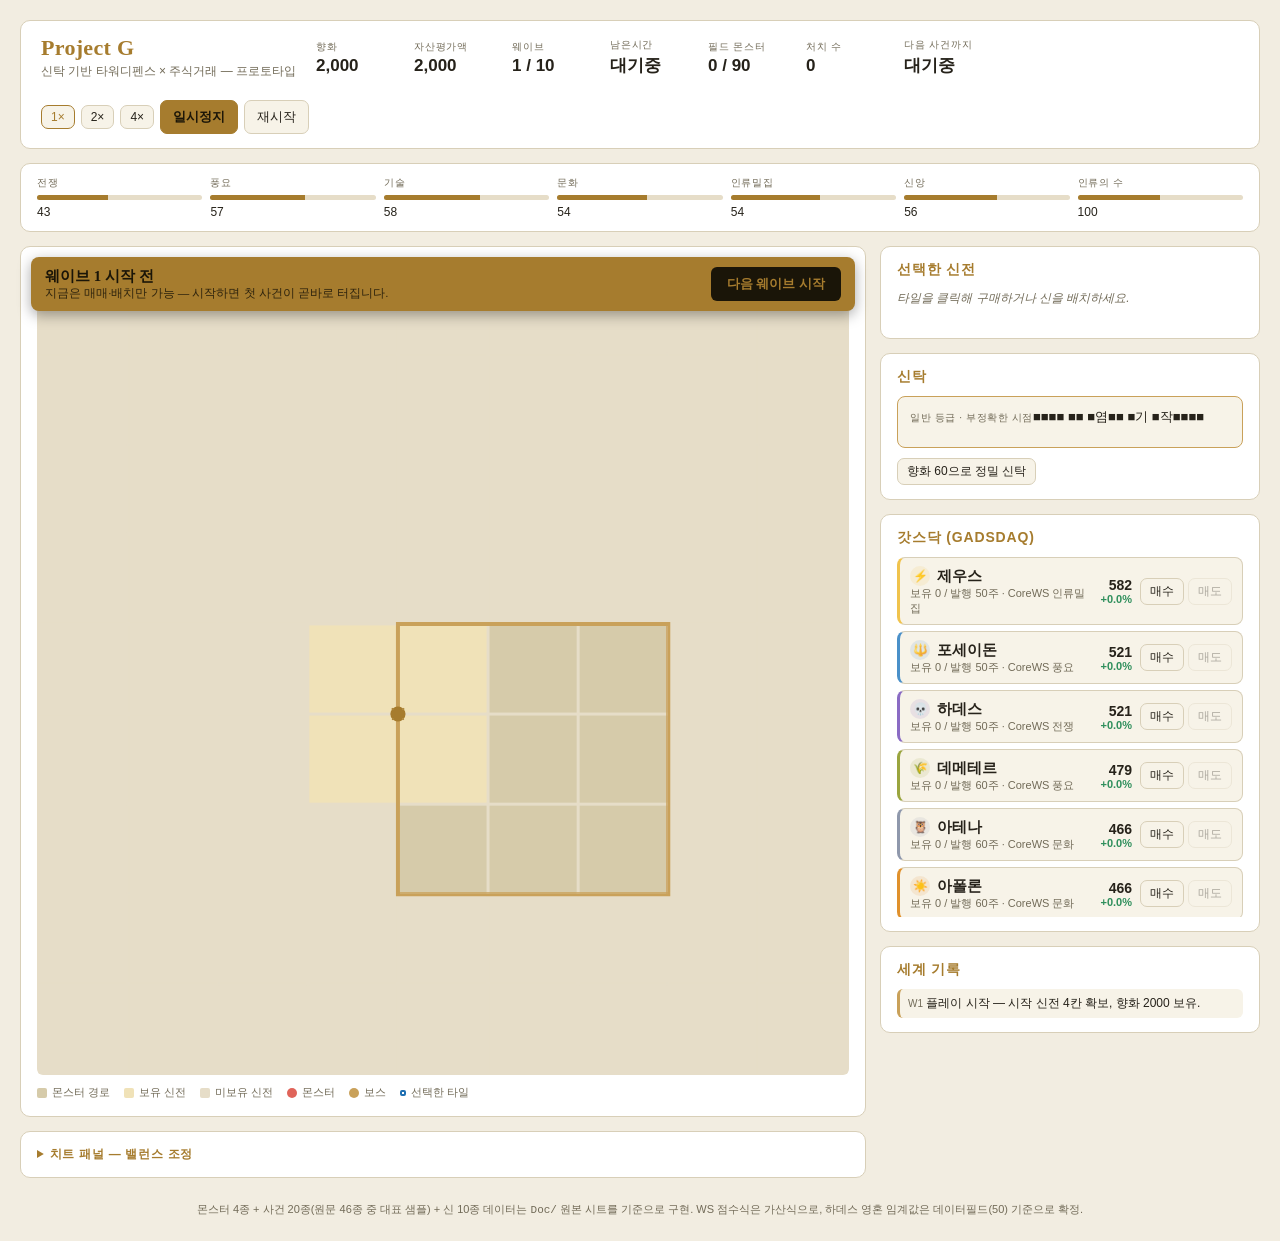
<file: prototype-v1.html>
<!DOCTYPE html>
<html lang="ko">
<head>
<meta charset="UTF-8">
<meta name="viewport" content="width=device-width, initial-scale=1.0">
<title>Project G — Prototype</title>
<style>
:root{
  --bg:#0b0d12; --panel:#151822; --panel2:#1b1f2c; --border:#3f4658;
  --gold:#c9a15a; --gold-dim:#8a743f; --select:#5ec8f0;
  --text:#e8e4d8; --muted:#9aa0b0; --muted2:#6b7280;
  --up:#4fae7c; --down:#d9635a;
  --tile:#1e2330; --tile-owned:#2a2416; --path:#2b3040;
  --font-display: "Iowan Old Style","Palatino Linotype",Palatino,Georgia,serif;
  --font-ui: -apple-system,BlinkMacSystemFont,"Segoe UI",Roboto,Helvetica,Arial,sans-serif;
}
:root[data-theme="light"]{
  --bg:#f2ede1; --panel:#ffffff; --panel2:#f7f3e8; --border:#d8cfb8;
  --gold:#a67c2e; --gold-dim:#c9a15a; --select:#1f6fb2;
  --text:#26221a; --muted:#726b58;
  --up:#2f8f5c; --down:#b8443c;
  --tile:#e6ddc8; --tile-owned:#f0e2b8; --path:#d6cbaa;
}
@media (prefers-color-scheme: light){
  :root:not([data-theme="dark"]){
    --bg:#f2ede1; --panel:#ffffff; --panel2:#f7f3e8; --border:#d8cfb8;
    --gold:#a67c2e; --gold-dim:#c9a15a; --select:#1f6fb2;
    --text:#26221a; --muted:#726b58;
    --up:#2f8f5c; --down:#b8443c;
    --tile:#e6ddc8; --tile-owned:#f0e2b8; --path:#d6cbaa;
  }
}
*{box-sizing:border-box;}
html,body{margin:0;padding:0;background:var(--bg);color:var(--text);font-family:var(--font-ui);overflow-x:hidden;}
body{padding:20px;min-height:100vh;}
h1,h2,h3{font-family:var(--font-display);font-weight:600;text-wrap:balance;margin:0;}
.num{font-variant-numeric:tabular-nums;}
.app{max-width:1400px;margin:0 auto;display:flex;flex-direction:column;gap:14px;}

/* top bar */
.topbar{display:flex;align-items:center;gap:20px;background:var(--panel);border:1px solid var(--border);border-radius:10px;padding:14px 20px;flex-wrap:wrap;}
.topbar h1{font-size:22px;color:var(--gold);letter-spacing:0.3px;}
.topbar .sub{color:var(--muted);font-size:12px;margin-top:2px;}
.stat{display:flex;flex-direction:column;gap:2px;min-width:78px;}
.stat .label{font-size:10px;text-transform:uppercase;letter-spacing:0.08em;color:var(--muted);}
.stat .val{font-size:17px;font-weight:600;}
.spacer{flex:1;}
.controls{display:flex;gap:6px;align-items:center;}
button{font-family:var(--font-ui);cursor:pointer;border-radius:7px;border:1px solid var(--border);background:var(--panel2);color:var(--text);padding:7px 12px;font-size:13px;transition:background .12s,border-color .12s;}
button:hover{border-color:var(--gold-dim);}
button:focus-visible{outline:2px solid var(--gold);outline-offset:1px;}
button.primary{background:var(--gold);border-color:var(--gold);color:#1a1508;font-weight:600;}
button.primary:hover{background:var(--gold-dim);}
button:disabled{opacity:0.35;cursor:not-allowed;}
button.small{padding:4px 9px;font-size:12px;}
button.insufficient{border-color:var(--down);color:var(--down);background:rgba(217,99,90,0.12);}
button.insufficient:disabled{opacity:0.75;}
button.active{border-color:var(--gold);color:var(--gold);}

/* WS strip */
.wsstrip{display:grid;grid-template-columns:repeat(7,1fr);gap:8px;background:var(--panel);border:1px solid var(--border);border-radius:10px;padding:12px 16px;}
.ws-item{display:flex;flex-direction:column;gap:5px;}
.ws-item .label{font-size:10px;text-transform:uppercase;letter-spacing:0.07em;color:var(--muted);}
.ws-bar{height:5px;border-radius:3px;background:var(--tile);overflow:hidden;}
.ws-bar > div{height:100%;background:var(--gold);transition:width .4s;}
.ws-item .valrow{display:flex;justify-content:space-between;font-size:12px;}

/* main grid */
.main{display:grid;grid-template-columns:1fr 380px;grid-template-areas:"map side" "cheat side";gap:14px;align-items:start;}
/* mobile — portrait and landscape both fall under ~900px on a phone;
   collapse the fixed two-column board+sidebar into a single stacked column
   so nothing gets crushed into an unreadable sliver */
@media (max-width:900px){
  body{padding:10px;}
  .topbar{gap:12px;padding:10px 14px;}
  .topbar h1{font-size:19px;}
  .stat{min-width:64px;}
  .stat .val{font-size:15px;}
  .wsstrip{grid-template-columns:repeat(auto-fit,minmax(84px,1fr));gap:10px 14px;padding:10px 12px;}
  .main{grid-template-columns:1fr;grid-template-areas:"map" "cheat" "side";}
  .sidebar{max-width:100%;}
  .cheat-grid{grid-template-columns:repeat(auto-fill,minmax(130px,1fr))!important;}
}
@media (max-width:480px){
  .topbar{flex-direction:column;align-items:flex-start;}
  .topbar .controls{width:100%;justify-content:flex-start;flex-wrap:wrap;}
  .stat{min-width:56px;}
}
.mapwrap{grid-area:map;}
#cheatPanel{grid-area:cheat;}
.sidebar{grid-area:side;}
.cheat-field{display:flex;flex-direction:column;gap:4px;font-size:11.5px;color:var(--muted);}
.cheat-field input[type=number]{background:var(--panel2);border:1px solid var(--border);border-radius:6px;color:var(--text);padding:5px 8px;font-family:var(--font-ui);font-variant-numeric:tabular-nums;width:100%;}
.cheat-field small{color:var(--muted2);font-weight:400;}
.mapwrap{background:var(--panel);border:1px solid var(--border);border-radius:10px;padding:16px;display:flex;flex-direction:column;gap:10px;}
canvas{background:var(--tile);border-radius:6px;display:block;width:100%;height:auto;image-rendering:pixelated;}
.maplegend{display:flex;gap:14px;flex-wrap:wrap;font-size:11px;color:var(--muted);}
.legend-item{display:flex;align-items:center;gap:5px;}
.swatch{width:10px;height:10px;border-radius:2px;display:inline-block;}

.sidebar{display:flex;flex-direction:column;gap:14px;}
.panel{background:var(--panel);border:1px solid var(--border);border-radius:10px;padding:14px 16px;display:flex;flex-direction:column;gap:10px;}
.panel h2{font-size:14px;color:var(--gold);text-transform:uppercase;letter-spacing:0.06em;font-family:var(--font-ui);font-weight:700;}
.tabs{display:flex;gap:4px;border-bottom:1px solid var(--border);padding-bottom:8px;margin-bottom:2px;}

.godlist{display:flex;flex-direction:column;gap:6px;max-height:360px;overflow-y:auto;}
.god-row{display:grid;grid-template-columns:1fr auto auto;gap:8px;align-items:center;padding:8px 10px;border:1px solid var(--border);border-radius:8px;background:var(--panel2);}
.god-row.owned{border-color:var(--gold-dim);}
.god-name{font-family:var(--font-display);font-size:14.5px;font-weight:600;display:flex;align-items:center;gap:7px;}
.god-icon{display:inline-flex;align-items:center;justify-content:center;width:20px;height:20px;border-radius:50%;font-size:12px;flex-shrink:0;}
.god-meta{font-size:11px;color:var(--muted);}
.price-col{text-align:right;}
.price{font-size:14px;font-weight:700;}
.pct{font-size:11px;font-weight:600;}
.pct.up,.up{color:var(--up);}
.pct.down,.down{color:var(--down);}
.trade-btns{display:flex;gap:4px;}

.oracle-card{background:var(--panel2);border:1px dashed var(--border);border-radius:8px;padding:10px 12px;font-size:13px;line-height:1.5;min-height:52px;}
.oracle-card.revealed{border-style:solid;border-color:var(--gold-dim);}
.oracle-meta{font-size:10px;text-transform:uppercase;letter-spacing:0.06em;color:var(--muted);margin-bottom:4px;}

.log{display:flex;flex-direction:column-reverse;gap:5px;max-height:170px;overflow-y:auto;font-size:12px;}
.log-item{padding:6px 8px;border-radius:6px;background:var(--panel2);border-left:3px solid var(--gold-dim);}
.log-item .lw{color:var(--muted);font-size:10px;}

.tileinfo{font-size:13px;line-height:1.6;}
.tileinfo .row{display:flex;justify-content:space-between;}
.empty-hint{color:var(--muted);font-size:12px;font-style:italic;}

.godpick{display:grid;grid-template-columns:repeat(5,1fr);gap:5px;margin-top:6px;}
.godpick button{padding:6px 4px;font-size:11px;line-height:1.3;}

footer{text-align:center;color:var(--muted);font-size:11px;padding:10px 0 4px;}
footer a{color:var(--gold-dim);}

::-webkit-scrollbar{width:8px;height:8px;}
::-webkit-scrollbar-thumb{background:var(--border);border-radius:4px;}
</style>
</head>
<body>

<div class="app">
  <div class="topbar">
    <div>
      <h1>Project G</h1>
      <div class="sub">신탁 기반 타워디펜스 × 주식거래 — 프로토타입</div>
    </div>
    <div class="stat"><span class="label">향화</span><span class="val num" id="statCoin">—</span></div>
    <div class="stat"><span class="label">자산평가액</span><span class="val num" id="statAssets">—</span></div>
    <div class="stat"><span class="label">웨이브</span><span class="val num" id="statWave">—</span></div>
    <div class="stat"><span class="label">남은시간</span><span class="val num" id="statTime">—</span></div>
    <div class="stat"><span class="label">필드 몬스터</span><span class="val num" id="statMonsters">—</span></div>
    <div class="stat"><span class="label">처치 수</span><span class="val num" id="statKills">—</span></div>
    <div class="stat"><span class="label">다음 사건까지</span><span class="val num" id="statNextEvent">—</span></div>
    <div class="spacer"></div>
    <div class="controls">
      <button class="small" id="btnSpeed1">1×</button>
      <button class="small" id="btnSpeed2">2×</button>
      <button class="small" id="btnSpeed4">4×</button>
      <button class="primary" id="btnPause">일시정지</button>
      <button id="btnRestart">재시작</button>
    </div>
  </div>

  <div class="wsstrip" id="wsStrip"></div>

  <div class="main">
    <div class="mapwrap" style="position:relative;">
      <canvas id="cv" width="640" height="640"></canvas>
      <!-- a top banner, not a full-canvas overlay — the map underneath must stay
           clickable so tiles can still be bought and gods placed while waiting -->
      <div id="waveGate" style="display:none;position:absolute;top:10px;left:10px;right:10px;background:var(--gold);color:#1a1508;border-radius:8px;padding:10px 14px;align-items:center;gap:12px;box-shadow:0 4px 14px rgba(0,0,0,0.35);z-index:5;">
        <div style="flex:1;">
          <div id="waveGateLabel" style="font-family:var(--font-display);font-size:15px;font-weight:700;">웨이브 대기 중</div>
          <div style="font-size:11.5px;opacity:0.85;">지금은 매매·배치만 가능 — 시작하면 첫 사건이 곧바로 터집니다.</div>
        </div>
        <button id="btnStartWave" style="font-size:13px;padding:8px 16px;background:#1a1508;color:var(--gold);border:none;border-radius:6px;font-weight:600;cursor:pointer;">다음 웨이브 시작</button>
      </div>
      <div class="maplegend">
        <span class="legend-item"><span class="swatch" style="background:var(--path)"></span>몬스터 경로</span>
        <span class="legend-item"><span class="swatch" style="background:var(--tile-owned)"></span>보유 신전</span>
        <span class="legend-item"><span class="swatch" style="background:var(--tile)"></span>미보유 신전</span>
        <span class="legend-item"><span class="swatch" style="background:#e0645a;border-radius:50%"></span>몬스터</span>
        <span class="legend-item"><span class="swatch" style="background:#c9a15a;border-radius:50%"></span>보스</span>
        <span class="legend-item"><span class="swatch" style="background:transparent;border:2px solid var(--select);width:6px;height:6px;"></span>선택한 타일</span>
      </div>
    </div>

    <details class="panel" id="cheatPanel" style="grid-column:1/2;">
      <summary style="cursor:pointer;font-family:var(--font-ui);font-weight:700;color:var(--gold);text-transform:uppercase;font-size:12px;letter-spacing:0.06em;">치트 패널 — 밸런스 조정</summary>
      <div class="cheat-grid" style="display:grid;grid-template-columns:repeat(auto-fill,minmax(150px,1fr));gap:10px 16px;margin-top:12px;">
        <label class="cheat-field">
          <span>향화 (직접 조정)</span>
          <input type="number" id="cheatCoin" step="100">
        </label>
        <label class="cheat-field">
          <span>처치 보상 <small>(일반몬스터 1마리)</small></span>
          <input type="number" id="cheatReward" min="1" step="10">
        </label>
        <label class="cheat-field">
          <span>재앙 HP <small>(웨이브5 재앙)</small></span>
          <input type="number" id="cheatBossHp" min="10" step="50">
        </label>
        <label class="cheat-field">
          <span>몬스터 속도 <small>(칸/초)</small></span>
          <input type="number" id="cheatSpeed" min="0.1" step="0.1">
        </label>
        <label class="cheat-field">
          <span>신 발행상한 <small>(제우스 기준)</small></span>
          <input type="number" id="cheatMaxQty" min="1" step="1">
        </label>
        <label class="cheat-field">
          <span>신 공격력 <small>(제우스 1주 기준)</small></span>
          <input type="number" id="cheatDmg" min="1" step="1">
        </label>
      </div>
      <div style="margin-top:8px;"><button class="small" id="cheatReset">기본값으로</button></div>
    </details>

    <div class="sidebar">
      <div class="panel" id="tilePanel">
        <h2>선택한 신전</h2>
        <div class="tileinfo" id="tileInfo"><div class="empty-hint">타일을 클릭해 구매하거나 신을 배치하세요.</div></div>
        <div class="godpick" id="godPick"></div>
      </div>

      <div class="panel">
        <h2>신탁</h2>
        <div class="oracle-card" id="oracleCard"><span class="oracle-meta">일반 등급 · 무료</span>미래의 사건 정보를 엿볼 수 있습니다.</div>
        <div style="display:flex;gap:6px;">
          <button class="small" id="btnOraclePaid">향화 60으로 정밀 신탁</button>
        </div>
      </div>

      <div class="panel">
        <h2>갓스닥 (GADSDAQ)</h2>
        <div class="godlist" id="godList"></div>
      </div>

      <div class="panel">
        <h2>세계 기록</h2>
        <div class="log" id="log"></div>
      </div>
    </div>
  </div>

  <footer>몬스터 4종 + 사건 20종(원문 46종 중 대표 샘플) + 신 10종 데이터는 <code>Doc/</code> 원본 시트를 기준으로 구현. WS 점수식은 가산식으로, 하데스 영혼 임계값은 데이터필드(50) 기준으로 확정.</footer>
</div>

<div id="resultOverlay" style="display:none;position:fixed;inset:0;background:rgba(11,13,18,0.82);z-index:50;align-items:center;justify-content:center;">
  <div style="background:var(--panel);border:1px solid var(--border);border-radius:14px;padding:32px 36px;max-width:440px;width:90%;display:flex;flex-direction:column;gap:16px;">
    <div>
      <div id="resultHeadline" style="font-family:var(--font-display);font-size:26px;font-weight:700;"></div>
      <div id="resultSub" style="color:var(--muted);font-size:13px;margin-top:4px;"></div>
    </div>
    <div id="resultStats" style="display:grid;grid-template-columns:1fr 1fr;gap:10px 18px;font-size:13px;"></div>
    <div id="resultGrade" style="background:var(--panel2);border:1px solid var(--border);border-radius:9px;padding:12px 14px;font-size:13px;line-height:1.6;"></div>
    <button class="primary" onclick="location.reload()" style="align-self:flex-start;">다시 시작</button>
  </div>
</div>

<script>
"use strict";

/* ============================== DATA ============================== */

const WS_DEFS = [
  {id:1, name:"전쟁", en:"War", min:0, max:100},
  {id:2, name:"풍요", en:"Abundance", min:0, max:100},
  {id:3, name:"기술", en:"Tech", min:0, max:100},
  {id:4, name:"문화", en:"Culture", min:0, max:100},
  {id:5, name:"인류밀집", en:"Density", min:0, max:100},
  {id:6, name:"신앙", en:"Faith", min:0, max:100},
  {id:7, name:"인류의 수", en:"Population", min:20, max:9999},
];

// 10 gods table (신.html) — skill IDs corrected per judgment calls documented in CLAUDE.md
const GODS = [
  {id:1, name:"Zeus",      kr:"제우스",    dmg:10, atkSpd:10, range:2, atkType:0, basePrice:500,  maxQty:50, coreWS:5, corr:0, skill:"기본 공격이 주변 2명을 추가 타격", icon:"⚡", color:"#f0c34d"},
  {id:2, name:"Poseidon",  kr:"포세이돈",  dmg:15, atkSpd:5,  range:4, atkType:0, basePrice:500,  maxQty:50, coreWS:2, corr:1, skill:"10초마다 해일 소환, 5기 관통 500% 피해", icon:"🔱", color:"#4a90c9"},
  {id:3, name:"Hades",     kr:"하데스",    dmg:10, atkSpd:12, range:3, atkType:1, basePrice:500,  maxQty:50, coreWS:1, corr:0, skill:"영혼 50개 모으면 전체 800% 피해", icon:"💀", color:"#8a6bc4"},
  {id:4, name:"Demeter",   kr:"데메테르",  dmg:10, atkSpd:5,  range:4, atkType:0, basePrice:400,  maxQty:60, coreWS:2, corr:0, skill:"범위 내 몬스터 이동속도 30% 감소", icon:"🌾", color:"#9aa53f"},
  {id:5, name:"Athena",    kr:"아테나",    dmg:10, atkSpd:10, range:1, atkType:0, basePrice:400,  maxQty:60, coreWS:4, corr:0, skill:"범위 내 신 공격력 +10%", icon:"🦉", color:"#8f98ac"},
  {id:6, name:"Apollo",    kr:"아폴론",    dmg:10, atkSpd:10, range:5, atkType:0, basePrice:400,  maxQty:60, coreWS:4, corr:0, skill:"공격시 화상(초당 5% 피해, 최대3중첩)", icon:"☀️", color:"#e0912c"},
  {id:7, name:"Artemis",   kr:"아르테미스",dmg:5,  atkSpd:20, range:3, atkType:2, basePrice:400,  maxQty:60, coreWS:2, corr:0, skill:"동일 대상 공격시 피해 +5%씩 누적", icon:"🏹", color:"#5fae7c"},
  {id:8, name:"Aphrodite", kr:"아프로디테",dmg:10, atkSpd:10, range:3, atkType:0, basePrice:400,  maxQty:60, coreWS:5, corr:0, skill:"범위 내 몬스터 받는 피해 +10%", icon:"🌹", color:"#d97b95"},
  {id:9, name:"Hermes",    kr:"헤르메스",  dmg:5,  atkSpd:20, range:3, atkType:0, basePrice:1000, maxQty:20, coreWS:3, corr:0, skill:"신탁 구매가 -20%", icon:"🪽", color:"#4fb0a6"},
  {id:10,name:"Ares",      kr:"아레스",    dmg:10, atkSpd:13, range:2, atkType:1, basePrice:400,  maxQty:60, coreWS:1, corr:1, skill:"인접 10칸 내 신 없으면 공속 +10", icon:"⚔️", color:"#c05a4a"},
];

// monster table (몬스터.html) — HpRate/SpeedRate/ResistRate/RewardRate are % of wave base
const MONSTERS = {
  1:      {types:0, hpRate:100,  spdRate:120, resRate:100, rwdRate:100, boss:false, label:"수하"},
  2:      {types:8, hpRate:80,   spdRate:80,  resRate:100, rwdRate:100, boss:false, label:"잔류자"},
  // Boss HpRate here is a deliberate DEMO-BALANCE deviation from the raw
  // 몬스터.html example rows (3000%/5000%, i.e. 30-50x a normal monster).
  // CLAUDE.md already flags those as unbalanced placeholder/schema-example
  // values, not tuned numbers — taken literally, a wave-5 boss has ~4200 HP,
  // which no realistic early-game investment can burn down in a 30s window
  // (the wave just times out every run). Scaled down to something a player
  // who's been trading/placing gods since wave 1 can plausibly clear.
  100001: {types:3, hpRate:500, spdRate:100, resRate:60,  rwdRate:5000,boss:true,  label:"재앙 I"},
  100002: {types:5, hpRate:800, spdRate:100, resRate:60,  rwdRate:5000,boss:true,  label:"재앙 II"},
};

// wave table (웨이브.html) — prototype 10 waves.
// BaseRewardAmount is DEMO-BALANCE-TUNED: the raw sheet value is a flat 10
// for every wave (normal-monster RewardAmountRate=100%, so literally 10
// coin/kill). Against a 400+ base share price, a perfect wave-1 clear
// (~15 kills) nets ~150 coin — under one share of the cheapest god. Combat
// income is effectively irrelevant next to the starting 2000 seed money,
// which isn't a deliberate "invest your seed, don't grind" design so much
// as an unbalanced placeholder (see CLAUDE.md's notes on the source table
// being schema-example data, not tuned numbers). Scaled 6x so clearing a
// wave meaningfully funds the next purchase alongside trading gains.
const WAVES = [
  {n:1, time:30, over:90, type:"Normal", m1:1, i1:2.0,  baseHP:100, baseSpd:2, baseRes:1, baseRwd:60},
  {n:2, time:30, over:90, type:"Normal", m1:1, i1:2.0,  baseHP:110, baseSpd:2, baseRes:1, baseRwd:60},
  {n:3, time:30, over:90, type:"Normal", m1:1, i1:2.0,  baseHP:120, baseSpd:2, baseRes:1, baseRwd:60},
  {n:4, time:30, over:90, type:"Normal", m1:1, i1:2.0,  baseHP:130, baseSpd:2, baseRes:1, baseRwd:60},
  {n:5, time:30, over:90, type:"Boss",   m1:100001, i1:null, baseHP:140, baseSpd:2, baseRes:1, baseRwd:60},
  {n:6, time:30, over:90, type:"Normal", m1:2, i1:1.5,  baseHP:150, baseSpd:2, baseRes:1, baseRwd:60},
  {n:7, time:30, over:90, type:"Normal", m1:2, i1:1.5,  baseHP:160, baseSpd:2, baseRes:1, baseRwd:60},
  {n:8, time:30, over:90, type:"Normal", m1:2, i1:1.5,  baseHP:170, baseSpd:2, baseRes:1, baseRwd:60},
  {n:9, time:30, over:90, type:"Normal", m1:2, i1:1.5,  baseHP:180, baseSpd:2, baseRes:1, baseRwd:60},
  {n:10,time:30, over:90, type:"Boss",   m1:100002, i1:null, baseHP:190, baseSpd:2, baseRes:1, baseRwd:60},
];

// events (사건.html) — representative subset of the 46 rows, schema-faithful
// effWS: [[ids],value] ; afterFx: {wave, ids, value} ; effGod: [[godIds],value]
const EVENTS = [
  {id:1, desc:"국가간에 소규모 분쟁이 발생하였습니다. 지혜로운 누군가의 중재를 바라고 있습니다.", cond:null, w:50, cause:[[1,30],[5,30]], effWS:[[[1],10]], effGod:[[[5,10],10]]},
  {id:2, desc:"메뚜기떼가 등장하였습니다. 농작물들을 모두 먹어 치우고 있습니다.", cond:null, w:50, cause:[], effWS:[[[2,5,7],-20],[[6],10]], effGod:[[[4],-10],[[3],5]]},
  {id:3, desc:"폭우로 인해 홍수가 났습니다. 홍수로 피해를 입었지만 양질의 토양이 충전됩니다.", cond:null, w:50, cause:[], effWS:[[[2,5,7],-10],[[6],10]], after:{wave:3, ids:[2], value:15}, effGod:[[[1],15],[[3],5]]},
  {id:4, desc:"농사가 대 풍년을 맞이하였습니다. 곳간에는 음식이 넘쳐납니다.", cond:null, w:70, cause:[[3,20]], effWS:[[[2,5,7],10],[[6],10]], effGod:[[[4],20],[[6],10]]},
  {id:5, desc:"큰 폭풍으로 바다에 나간 배들이 침몰되었습니다.", cond:null, w:50, cause:[], effWS:[[[2],-15]], effGod:[[[2],-10],[[3],10]]},
  {id:6, desc:"어선의 수확량이 크게 증가했습니다.", cond:null, w:70, cause:[[3,20]], effWS:[[[2],20]], effGod:[[[2],20],[[4],10]]},
  {id:7, desc:"축제가 성황리에 열렸습니다. 모두 술과 고기를 먹으며 신나는 날을 보냅니다.", cond:[2,0,80], w:100, cause:[[2,30],[4,20]], effWS:[[[4],10]], after:{wave:2, ids:[7], value:10}, effGod:[[[4,8],10],[[10],-10]]},
  {id:8, desc:"야생동물이 늘어났습니다. 길의 치안이 나빠졌고, 도시간의 소통이 마비되었습니다.", cond:null, w:50, cause:[], effWS:[[[2,3,4],-10]], after:{wave:3, ids:[1], value:10}, effGod:[[[9],-20],[[7],10]]},
  {id:9, desc:"신작 영웅 서사시가 유행합니다. 사람들은 모두 문학 작품에 빠져듭니다.", cond:null, w:50, cause:[[4,30]], effWS:[[[5],-10],[[4],10]], after:{wave:3, ids:[1], value:10}, effGod:[[[1],20],[[6],10]]},
  {id:10, desc:"새로운 천문학 이론이 나왔습니다. 많은 사람들이 미지에서 벗어났습니다.", cond:null, w:50, cause:[[3,30]], effWS:[[[3],10],[[6],-10]], effGod:[[[9],10],[[1,2,3,4,5,6,7,8,10],-20]]},
  {id:13, desc:"대규모 전쟁이 발발합니다. 두 국가는 명운을 건 승부를 펼칩니다.", cond:[1,0,70], w:100, cause:[[1,50]], effWS:[[[1],20],[[5,6,2],-20]], after:{wave:2, ids:[3], value:10}, effGod:[[[10],20]]},
  {id:14, desc:"국가가 다른 국가에 점령당하였습니다. 패배한 국가의 국민들에게는 강한 탄압이 가해집니다.", cond:[1,0,90], w:100, cause:[[1,50]], effWS:[[[1],-70],[[3,4],-20]], effGod:[[[3],15],[[8],-10]]},
  {id:15, desc:"치사율이 높은 전염병이 돌기 시작합니다.", cond:null, w:50, cause:[[5,50]], effWS:[[[2,5,7],-20],[[3,6],10]], effGod:[[[3],20],[[6],10]]},
  {id:17, desc:"새로운 의학 기술이 발달합니다. 수많은 사람들이 죽지 않고 살아남게 되었습니다.", cond:null, w:100, cause:[[3,60]], effWS:[[[2,5,7],30],[[6],-10]], after:{wave:2, ids:[7], value:10}, effGod:[[[6],20],[[3],-20],[[1,2,4,5,6,7,8,10],-10]]},
  {id:22, desc:"전쟁중인 국가사이에 평화 협정을 맺었습니다. 사람들은 환호합니다.", cond:[1,0,90], w:100, cause:[[1,50]], effWS:[[[1],-70]], effGod:[[[10],-30]]},
  {id:24, desc:"올림피아 제전이 열립니다. 모든 국가가 무기를 내려놓고 평화롭게 축제를 즐깁니다.", cond:[2,0,50], w:50, cause:[], effWS:[[[2,5],10],[[1],-10]], effGod:[[[10],-10],[[3],-5],[[1],10]]},
  {id:28, desc:"해적이 창궐하고 있습니다. 바다를 통한 교역은 힘들어졌습니다.", cond:[2,1,50], w:100, cause:[], effWS:[[[2,3,4],-20]], effGod:[[[2],-20],[[9],-10]]},
  {id:33, desc:"신앙에 맞지 않는 기술을 발전시킨 기술자들이 크게 탄압받기 시작합니다.", cond:[3,0,70], w:100, cause:[[3,50]], effWS:[[[3],-30],[[6],20]], effGod:[[[9],-10],[[3],5]]},
  {id:39, desc:"일식이 발생하였습니다. 사람들은 이상현상에 다양한 미래를 예언합니다.", cond:null, w:50, cause:[], effWS:[[[7],20]], effGod:[[[7],30],[[6],-30]]},
  {id:40, desc:"월식이 발생하였습니다. 사람들은 이상현상에 다양한 미래를 예언합니다.", cond:null, w:50, cause:[], effWS:[[[7],20]], effGod:[[[7],-30],[[6],30]]},
  {id:42, desc:"사치품이 유행합니다. 빈부 격차가 더욱 증가하고 계층 갈등이 심화됩니다.", cond:[2,0,70], w:200, cause:[], effWS:[[[2],-10],[[1],10]], effGod:[[[8],20]]},
];

/* ============================== MAP / PATH ==============================
 * Per 인게임 사양.html §1: tiles have gaps between them and monsters travel
 * THROUGH those gaps — the path runs along tile-grid intersections (vertices),
 * not through tile centers. We model this as: a connected "blob" of enclosed
 * cells, and the monster path is the outer boundary (the vertex loop) traced
 * around that blob — this is literally what §1-C-2 describes for the 5-wave
 * reshuffle ("타일리스트를 둘러싸는 경로를 연결한다"), and it doubles as a
 * robust way to generate the *initial* loop too (guarantees a single closed,
 * non-self-crossing loop with no internal hole, which the spec's random-walk
 * algorithm has to explicitly check for after the fact).
 * ========================================================================= */

const GRID = 9;           // 9x9 tile grid, vertices run 0..GRID on each axis
const MUTATE_EVERY = 5;   // path drifts every 5 waves, matching a calamity(boss) wave

let BLOB = new Set();      // "x,y" cell keys enclosed by the path loop (unownable)
let LOOP = [];             // ordered vertex list [[vx,vy],...] tracing the loop, clockwise
let START_VERTEX = [0,0];  // loop[0]

function cellKey(x,y){ return x+","+y; }

function neighborsOf(cellSet, x, y){
  return [[x+1,y],[x-1,y],[x,y+1],[x,y-1]].filter(([nx,ny])=>cellSet.has(cellKey(nx,ny)));
}

// build vertex adjacency for the boundary of a cell blob; returns null if the
// boundary isn't a single simple polygon (e.g. a diagonal pinch produced a
// degree-4 vertex) so the caller can retry with a different blob.
function boundaryAdjacency(blob){
  const adj = new Map();
  function addEdge(v1,v2){
    const k1=v1.join(','), k2=v2.join(',');
    if(!adj.has(k1)) adj.set(k1,[]);
    if(!adj.has(k2)) adj.set(k2,[]);
    adj.get(k1).push(k2);
    adj.get(k2).push(k1);
  }
  blob.forEach(key=>{
    const [x,y]=key.split(',').map(Number);
    if(!blob.has(cellKey(x,y-1))) addEdge([x,y],[x+1,y]);       // top
    if(!blob.has(cellKey(x,y+1))) addEdge([x,y+1],[x+1,y+1]);   // bottom
    if(!blob.has(cellKey(x-1,y))) addEdge([x,y],[x,y+1]);       // left
    if(!blob.has(cellKey(x+1,y))) addEdge([x+1,y],[x+1,y+1]);   // right
  });
  for(const [,list] of adj){ if(list.length!==2) return null; }
  return adj;
}

function traceLoop(adj){
  const startKey = adj.keys().next().value;
  const loop=[startKey];
  let prev=null, cur=startKey;
  while(true){
    const [n0,n1] = adj.get(cur);
    const next = n0===prev? n1 : n0;
    if(next===startKey) break;
    loop.push(next);
    prev=cur; cur=next;
  }
  const pts = loop.map(k=>k.split(',').map(Number));
  // ensure clockwise orientation (screen y-down: positive shoelace = clockwise)
  let area=0;
  for(let i=0;i<pts.length;i++){
    const [x1,y1]=pts[i], [x2,y2]=pts[(i+1)%pts.length];
    area += (x2-x1)*(y2+y1);
  }
  if(area<0) pts.reverse();
  return pts;
}

function floodFillConnected(cellSet, start, bounds){
  const seen = new Set([start]);
  const stack=[start];
  while(stack.length){
    const k = stack.pop();
    const [x,y]=k.split(',').map(Number);
    [[x+1,y],[x-1,y],[x,y+1],[x,y-1]].forEach(([nx,ny])=>{
      if(nx<bounds.min||ny<bounds.min||nx>bounds.max||ny>bounds.max) return;
      const nk=cellKey(nx,ny);
      if(seen.has(nk)) return;
      if((cellSet.has(nk))!==(cellSet.has(start))) return; // stay within same in/out class
      seen.add(nk); stack.push(nk);
    });
  }
  return seen;
}

// blob must be one connected piece and must not enclose a hole (an "outside"
// pocket fully surrounded by blob cells) — both explicitly required by §1-C-2.
function validBlob(blob){
  if(blob.size<4) return false;
  const first = [...blob][0];
  const reached = floodFillConnected(blob, first, {min:-1,max:GRID+1});
  if([...blob].some(k=>!reached.has(k))) return false; // disconnected
  // any outside cell within the bounding box must be able to reach the outer border
  const xs=[...blob].map(k=>+k.split(',')[0]), ys=[...blob].map(k=>+k.split(',')[1]);
  const minX=Math.min(...xs)-1, maxX=Math.max(...xs)+1, minY=Math.min(...ys)-1, maxY=Math.max(...ys)+1;
  const outsideSeed = cellKey(minX,minY);
  const outsideReached = floodFillConnected(blob, outsideSeed, {min:minX-1,max:maxX+1});
  for(let x=minX;x<=maxX;x++) for(let y=minY;y<=maxY;y++){
    const k=cellKey(x,y);
    if(!blob.has(k) && !outsideReached.has(k)) return false; // enclosed hole
  }
  return true;
}

function seedInitialBlob(){
  const cx = 3+Math.floor(Math.random()*2), cy = 3+Math.floor(Math.random()*2);
  const blob = new Set();
  for(let x=cx;x<cx+3;x++) for(let y=cy;y<cy+3;y++) blob.add(cellKey(x,y));
  return blob; // 3x3 => perimeter 12 (even, satisfies the "even path length" intent)
}

function rebuildLoopFrom(blob){
  const adj = boundaryAdjacency(blob);
  if(!adj) return false;
  const loop = traceLoop(adj);
  BLOB = blob;
  LOOP = loop;
  return true;
}

// spec gives no explicit cap, but an ever-growing blob would eventually eat
// all buyable land — bound it to a sane band of the grid (min 4, ~1/3 of cells)
// and let removeN/addN skew toward shrinking once oversized, growing once undersized.
const BLOB_MIN = 4, BLOB_MAX = Math.floor(GRID*GRID*0.33);

function mutatePath(){
  const boundaryCells = [...BLOB].filter(k=>{
    const [x,y]=k.split(',').map(Number);
    return neighborsOf(BLOB,x,y).length<4;
  });
  const startCellKey = nearestBlobCellTo(START_VERTEX);
  for(let attempt=0; attempt<20; attempt++){
    const blob = new Set(BLOB);
    const removable = boundaryCells.filter(k=>k!==startCellKey);
    const overCap = BLOB.size>=BLOB_MAX;
    const underCap = BLOB.size<=BLOB_MIN;
    let removeN = Math.min(removable.length-3, 1+Math.floor(Math.random()*3));
    if(underCap) removeN = 0;
    else if(overCap) removeN = Math.min(removable.length-3, 2+Math.floor(Math.random()*2));
    const removed = new Set();
    for(let i=0;i<Math.max(0,removeN);i++){
      const pick = removable[Math.floor(Math.random()*removable.length)];
      if(removed.has(pick)) continue;
      blob.delete(pick); removed.add(pick);
    }
    const addCandidates = new Set();
    blob.forEach(k=>{
      const [x,y]=k.split(',').map(Number);
      [[x+1,y],[x-1,y],[x,y+1],[x,y-1]].forEach(([nx,ny])=>{
        const nk=cellKey(nx,ny);
        if(nx<0||ny<0||nx>=GRID||ny>=GRID) return;
        if(blob.has(nk)||removed.has(nk)||nk===startCellKey) return;
        addCandidates.add(nk); // owned tiles may end up path-enclosed — that's fine, they're still valid shrines
      });
    });
    let addPool=[...addCandidates];
    if(overCap) addPool=[]; // stop growing once at the cap
    const addN = Math.min(addPool.length, 1+Math.floor(Math.random()*3));
    for(let i=0;i<addN;i++){
      const idx = Math.floor(Math.random()*addPool.length);
      blob.add(addPool.splice(idx,1)[0]);
    }
    if(!validBlob(blob)) continue;
    if(!rebuildLoopFrom(blob)) continue;
    // move start point 1-2 steps along the new loop from its nearest projection
    let nearestIdx=0, best=Infinity;
    LOOP.forEach(([vx,vy],i)=>{
      const d=Math.hypot(vx-START_VERTEX[0],vy-START_VERTEX[1]);
      if(d<best){best=d; nearestIdx=i;}
    });
    const shift = 1+Math.floor(Math.random()*2);
    START_VERTEX = LOOP[(nearestIdx+shift)%LOOP.length];
    return true;
  }
  return false; // give up this cycle, keep previous path (bounded-retry fallback)
}

function nearestBlobCellTo(vertex){
  let best=null, bestD=Infinity;
  BLOB.forEach(k=>{
    const [x,y]=k.split(',').map(Number);
    const d=Math.hypot(x+0.5-vertex[0], y+0.5-vertex[1]);
    if(d<bestD){bestD=d; best=k;}
  });
  return best;
}

// initial generation
(function initPath(){
  for(let attempt=0; attempt<10; attempt++){
    const blob = seedInitialBlob();
    if(validBlob(blob) && rebuildLoopFrom(blob)) break;
  }
  START_VERTEX = LOOP[0];
})();

function tileAdjToPathCount(x,y){ return neighborsOf(BLOB,x,y).length; }
function tileClusterPathCount(x,y,r){
  let c=0;
  for(let dx=-r;dx<=r;dx++) for(let dy=-r;dy<=r;dy++){
    if(Math.abs(dx)+Math.abs(dy)>r) continue;
    if(BLOB.has(cellKey(x+dx,y+dy))) c++;
  }
  return c;
}

/* ============================== STATE ============================== */

const state = {
  coin: 2000,
  wave: 1,
  waveElapsed: 0,
  running: true,
  speed: 1,
  ws: Object.fromEntries(WS_DEFS.map(d=>[d.id, 50])),
  wsBaselinePop: 100,
  wsBaselineFaith: 50,
  tiles: {},        // "x,y" -> {owned, purchasePrice, heldWaves, godId, shares}
  godHoldings: Object.fromEntries(GODS.map(g=>[g.id,{shares:0, avgPrice:0}])),
  godPrice: {},      // current price
  godPrevPrice: {},  // for % change display
  monsters: [],      // {id, hp, maxHp, spdCentis, resist, rwd, boss, pos: pathIndex float}
  scheduledFx: [],   // [{wave, ids, value}]
  usedEventsThisWave: new Set(),
  spawnQueue: null,
  oracleFreeUsed: false,
  oracleReveal: null,
  oracleTarget: null,
  intermission: false,
  selectedTile: null,
  log: [],
  gameOver: false,
  hitFx: [],
  kills: 0,
  // debug/cheat multipliers — the balance-critical knobs surfaced in the
  // cheat panel below the board. 1 = the already-tuned default from CHANGES.md.
  cheat: { reward:1, bossHp:1, speed:1, maxQty:1, dmg:1 },
};

// seed starting real estate: the 4 tiles nearest the start point (§2/개요.html:
// "시작점과 가장 가까운땅 주변 4칸을 시작 부동산으로 제공" — no exclusion for
// path-enclosed tiles in the source; any tile is a valid shrine)
function seedStartingTiles(){
  const [sx,sy] = START_VERTEX;
  const candidates=[];
  for(let x=0;x<GRID;x++) for(let y=0;y<GRID;y++){
    candidates.push([x,y,Math.hypot(x+0.5-sx,y+0.5-sy)]);
  }
  candidates.sort((a,b)=>a[2]-b[2]);
  candidates.slice(0,4).forEach(([x,y])=>{
    state.tiles[x+","+y] = {owned:true, purchasePrice:0, heldWaves:99, godId:null, shares:0};
  });
}

function tileKey(x,y){ return x+","+y; }
function getTile(x,y){
  const k=tileKey(x,y);
  if(!state.tiles[k]) state.tiles[k] = {owned:false, purchasePrice:0, heldWaves:0, godId:null, shares:0};
  return state.tiles[k];
}

function tilePrice(x,y){
  const [sx,sy]=START_VERTEX;
  const S = Math.max(0.6, Math.hypot(x+0.5-sx,y+0.5-sy));
  const A = tileAdjToPathCount(x,y);
  const B = tileClusterPathCount(x,y,2);
  const C = tileClusterPathCount(x,y,3);
  return Math.round(100*state.wave + 100/S + 6*A + 3*B + C);
}
function tileSellPrice(t){
  return Math.round(t.purchasePrice * (50 + 10*Math.min(t.heldWaves,5)) / 100);
}

/* ---- god pricing (WS ids corrected: population=7, faith=6 per judgment call) ---- */
function wsMid(id){
  const d = WS_DEFS.find(w=>w.id===id);
  const max = d.max>1000? 100 : d.max; // population uncapped -> use nominal 100 midpoint reference
  return (d.min+max)/2;
}
function priceMultiplierM(){
  const pop = state.ws[7], faith = state.ws[6];
  return (pop/state.wsBaselinePop) * (faith/state.wsBaselineFaith);
}
function initGodPrices(){
  const M = priceMultiplierM();
  GODS.forEach(g=>{
    const cur = state.ws[g.coreWS];
    const mid = wsMid(g.coreWS);
    const D = g.corr===0 ? (100+cur-mid)/100 : (100-cur+mid)/100;
    const price = Math.max(10, Math.round(g.basePrice * D * M));
    state.godPrice[g.id]=price;
    state.godPrevPrice[g.id]=price;
  });
}
function repriceGodsOnEvent(affected){
  // affected: Map(godId -> percentValue summed)
  //
  // 인게임 사양.html §9.5-B step 6 defines M *differently* here than in the
  // initial-listing formula (§9.5-A): "M = (변경 후 인구수 / 기존 인구수) ×
  // (초기 신앙값 / 기준 신앙값)" — a BEFORE/AFTER-this-event ratio, not the
  // absolute current/baseline ratio §9.5-A uses. Reusing priceMultiplierM()
  // (the absolute version) here was the real bug: `A` already has the
  // absolute M baked in from the previous step, so multiplying by the
  // absolute M *again* every single event compounded it — prices kept
  // climbing ~50%/wave even on waves where population and faith didn't
  // move at all, because the same M got re-applied regardless.
  const popDelta = state.ws[7] / (state._lastPop || state.ws[7]);
  const faithDelta = state.ws[6] / (state._lastFaith || state.ws[6]);
  const M = popDelta * faithDelta;
  GODS.forEach(g=>{
    const A = state.godPrice[g.id];
    const C = affected.get(g.id) || 0;
    const cur = state.ws[g.coreWS];
    const mid = wsMid(g.coreWS);
    const D = g.corr===0 ? (100+cur-mid)/100 : (100-cur+mid)/100;
    const newPrice = Math.max(10, Math.round(A * (1+C/100) * D * M / (state._lastD?.[g.id]||D)));
    // godPrevPrice used to be set once at game start and never touched again,
    // so the "%" badge in the GADSDAQ list was showing cumulative change
    // since the opening listing price forever, not "change from the last
    // move" like a real ticker. Snapshot the pre-event price here so the
    // displayed % always reflects just this most recent repricing.
    state.godPrevPrice[g.id] = A;
    state.godPrice[g.id] = newPrice;
  });
}

function clampWS(id, v){
  const d = WS_DEFS.find(w=>w.id===id);
  return Math.max(d.min, d.max>1000? v : Math.min(d.max, v));
}

/* ============================== EVENTS ============================== */

function eventEligible(ev){
  if(state.usedEventsThisWave.has(ev.id)) return false;
  if(ev.cond){
    const [id,op,val] = ev.cond;
    const cur = state.ws[id];
    if(op===0 && !(cur>=val)) return false;
    if(op===1 && !(cur<val)) return false;
  }
  return true;
}
function eventWeight(ev){
  let w = ev.w;
  ev.cause.forEach(([id,val])=>{ w += state.ws[id]*(val/100); });
  return Math.max(0, w);
}
function pickEvent(){
  const pool = EVENTS.filter(eventEligible);
  if(pool.length===0) return null;
  const weights = pool.map(eventWeight);
  const total = weights.reduce((a,b)=>a+b,0);
  if(total<=0) return pool[Math.floor(Math.random()*pool.length)];
  let r = Math.random()*total;
  for(let i=0;i<pool.length;i++){ r-=weights[i]; if(r<=0) return pool[i]; }
  return pool[pool.length-1];
}
function applyEvent(ev){
  state.usedEventsThisWave.add(ev.id);
  // snapshot each god's WS-correlation factor BEFORE this event's WS deltas
  // land — repriceGodsOnEvent needs the before/after ratio to reflect the
  // score actually moving. Capturing it after the deltas (the old order)
  // made "before" and "after" identical, so the ratio was always 1 and a
  // god's own core-score swing never showed up in its price at all — only
  // the event's direct EffectGodValue and the population/faith multiplier
  // did, which is why prices only ever seemed to drift one direction.
  state._lastD = {};
  GODS.forEach(g=>{
    const cur = state.ws[g.coreWS], mid = wsMid(g.coreWS);
    state._lastD[g.id] = g.corr===0 ? (100+cur-mid)/100 : (100-cur+mid)/100;
  });
  state._lastPop = state.ws[7];
  state._lastFaith = state.ws[6];
  ev.effWS.forEach(([ids,val])=>{
    ids.forEach(id=>{ state.ws[id] = clampWS(id, state.ws[id]+val); });
  });
  if(ev.after){
    state.scheduledFx.push({wave: state.wave+ev.after.wave, ids: ev.after.ids, value: ev.after.value});
  }
  const affected = new Map();
  ev.effGod.forEach(([ids,val])=>{
    ids.forEach(id=>{ affected.set(id, (affected.get(id)||0)+val); });
  });
  repriceGodsOnEvent(affected);
  pushLog(`[사건 #${ev.id}] ${ev.desc}`);
}
function processScheduledFx(){
  const due = state.scheduledFx.filter(f=>f.wave===state.wave);
  due.forEach(f=>{
    f.ids.forEach(id=>{ state.ws[id]=clampWS(id, state.ws[id]+f.value); });
    pushLog(`[지연 효과] WS${f.ids.join(',')} ${f.value>0?'+':''}${f.value}`);
  });
  state.scheduledFx = state.scheduledFx.filter(f=>f.wave!==state.wave);
}

let nextEventAt = 0;
function planWaveEvents(){
  state.usedEventsThisWave = new Set();
  const w = WAVES[state.wave-1];
  const count = 1 + Math.floor(Math.random()*2); // 1-2 events per wave (WaveEventMin/Max simplified)
  state._waveEventCount = count;
  state._waveEventInterval = w.time/count;
  state._waveEventFired = 0;
  nextEventAt = 0;
  // §4-D: "the whole run's event sequence is decided before it plays out,
  // only each event's numeric impact is computed when it actually fires."
  // Roll the wave's real event sequence right now instead of waiting for
  // tickEvents() to draw it live — otherwise the oracle preview and the
  // event that actually fires are two independent random picks that just
  // happen to agree sometimes. usedEventsThisWave gets populated here so
  // the same event can't be drawn twice for this wave (still true when
  // applyEvent() re-adds each id as it actually fires later).
  state._waveEventQueue = [];
  for(let i=0;i<count;i++){
    const ev = pickEvent();
    if(!ev) break;
    state.usedEventsThisWave.add(ev.id);
    state._waveEventQueue.push(ev);
  }
}
// §4-D: the whole run's event sequence is decided before the game/wave
// actually starts — only each event's numeric price impact is computed when
// it fires. So "which event is coming" is knowable (and oracle-previewable)
// the moment a wave becomes the upcoming one, not only once the player hits
// the start button — matches the free oracle being visible immediately.
function planUpcomingWave(){
  planWaveEvents();
  state.oracleReveal = null;
  state.oracleTarget = null;
  revealFreeOracle();
}
function tickEvents(dt){
  if(state._waveEventFired>=state._waveEventCount) return;
  if(state.waveElapsed>=nextEventAt){
    const ev = state._waveEventQueue[state._waveEventFired]; // pre-rolled in planWaveEvents(), same list the oracle previews from
    if(ev) applyEvent(ev);
    state._waveEventFired++;
    nextEventAt += state._waveEventInterval;
  }
}

/* ============================== ORACLE ============================== */
// 인게임 사양.html §4-H: rarity tiers only change *precision* (how exact the
// timing is), not which event you're told about — free and paid oracle
// pulls this wave must describe the SAME upcoming event, just with more or
// less of the text/timing blurred out. Pick it once per wave and cache it.
function getOracleTarget(){
  if(state.oracleTarget) return state.oracleTarget;
  // preview the next event actually queued for this wave — not an unrelated
  // independent random pick, so what the oracle shows is what really happens
  state.oracleTarget = state._waveEventQueue?.[state._waveEventFired] || null;
  return state.oracleTarget;
}
function obscure(text, keepRatio){
  const chars = [...text];
  return chars.map(c=> (c===' '|| Math.random()<keepRatio) ? c : '■').join('');
}

/* ============================== MONSTERS / COMBAT ============================== */

function spawnMonster(monsterId, wave){
  const m = MONSTERS[monsterId];
  let hp = Math.round(wave.baseHP * (m.hpRate/100));
  if(m.boss) hp = Math.round(hp * state.cheat.bossHp);
  const spd = Math.round(wave.baseSpd * (m.spdRate/100)); // spec-accurate derived "Speed" stat (kept for display/future balancing)
  const res = Math.round(wave.baseRes * (m.resRate/100));
  const rwd = Math.round(wave.baseRwd * (m.rwdRate/100) * state.cheat.reward);
  state.monsters.push({
    defId: monsterId, hp, maxHp:hp, spd:Math.max(1,spd), spdRate:m.spdRate, resist:res, rwd, boss:m.boss,
    pathPos: 0, edgeT: 0, alive:true,
  });
}

// monsters travel along LOOP, a vertex list tracing the gaps between tiles —
// world coords are vertex (grid-intersection) coords, not tile centers.
function monsterWorldXY(mon){
  const i0 = Math.floor(mon.pathPos)%LOOP.length;
  const i1 = (i0+1)%LOOP.length;
  const [x0,y0]=LOOP[i0], [x1,y1]=LOOP[i1];
  const t=mon.edgeT;
  return [x0+(x1-x0)*t, y0+(y1-y0)*t];
}

// NOTE on pacing: the literal spec formula (Speed/100 = seconds to cross one
// tile-edge) produces ~0.02s/edge for the example wave/monster values in the
// sheet — a 12-edge loop in 0.24s. CLAUDE.md already flags the wave/monster
// example rows as untuned placeholders, so rather than reproduce an unplayable
// pace we scale a fixed prototype baseline by each monster's relative
// SpeedRate, giving multi-second laps a stationary tower can actually contest.
const EDGE_MS_BASE = 900;
function edgeCrossMs(mon){ return (EDGE_MS_BASE * (100/Math.max(20,mon.spdRate))) / state.cheat.speed; }

function moveMonsters(dtMs){
  state.monsters.forEach(mon=>{
    if(!mon.alive) return;
    mon.edgeT += dtMs/edgeCrossMs(mon);
    if(mon.edgeT>=1){
      mon.edgeT=0;
      mon.pathPos = (mon.pathPos+1);
      if(Math.floor(mon.pathPos)%LOOP.length===0){
        mon.hp = Math.min(mon.maxHp, mon.hp + mon.maxHp*0.10); // heal 10% on passing start
      }
    }
  });
  state.monsters = state.monsters.filter(m=>m.alive);
}

function placedGods(){
  // share count is looked up LIVE from state.godHoldings, never snapshotted —
  // a tile only ever remembers WHICH god is placed there, not how many
  // shares it had at placement time. Selling every share of a placed god
  // must make that tower stop existing, not keep fighting on a stale count.
  const list=[];
  Object.entries(state.tiles).forEach(([k,t])=>{
    if(t.owned && t.godId){
      const shares = state.godHoldings[t.godId].shares;
      if(shares<=0){ t.godId=null; t._atkAcc=0; return; }
      const [x,y]=k.split(',').map(Number);
      list.push({x,y,def:GODS.find(g=>g.id===t.godId), shares, tileKey:k, tileObj:t});
    }
  });
  return list;
}

let combatAcc = 0;
function combatTick(dtMs){
  combatAcc += dtMs;
  const placed = placedGods();
  placed.forEach(pg=>{
    const g = pg.def;
    const t = pg.tileObj; // attack cooldown must live on the persistent tile record,
                           // not on `pg` — placedGods() rebuilds that wrapper every tick
    const price = state.godPrice[g.id];
    const atk = g.dmg * Math.max(1,pg.shares) * (price/g.basePrice) * state.cheat.dmg;
    const atkIntervalMs = 1000/(g.atkSpd/10);
    t._atkAcc = (t._atkAcc||0)+dtMs;
    if(t._atkAcc<atkIntervalMs) return; // still cooling down — keep accumulating
    // ready to fire: check for a target EVERY frame from here on (don't
    // consume the cooldown on a frame with no target — a monster's in-range
    // window can be much shorter than the attack interval, e.g. a fast
    // monster passing a narrow range at a corner, so sampling only once per
    // interval was missing almost every target and looked like "not attacking")
    const inRange = state.monsters.filter(m=>{
      const [mx,my]=monsterWorldXY(m); // vertex-space coords
      return Math.hypot(mx-(pg.x+0.5), my-(pg.y+0.5)) <= g.range+0.5;
    });
    if(!inRange.length) return; // stay "ready", try again next frame
    t._atkAcc=0;
    let target;
    if(g.atkType===1) target = inRange.reduce((a,b)=>a.hp<b.hp?a:b);
    else if(g.atkType===2) target = inRange.reduce((a,b)=>a.maxHp>b.maxHp?a:b);
    else if(g.atkType===3) target = inRange[Math.floor(Math.random()*inRange.length)];
    else target = inRange.reduce((a,b)=>a.pathPos>b.pathPos?a:b);
    target.hp -= atk;
    const [tmx,tmy] = monsterWorldXY(target);
    state.hitFx.push({x1:pg.x+0.5, y1:pg.y+0.5, x2:tmx, y2:tmy, t:performance.now()});
    if(state.hitFx.length>40) state.hitFx.shift();
    if(target.hp<=0){
      target.alive=false;
      state.coin += target.rwd;
      state.kills = (state.kills||0)+1;
      if(target.boss) pushLog(`재앙 처치! +${target.rwd} 향화`);
    }
  });
  state.monsters = state.monsters.filter(m=>m.alive);
}

/* ============================== WAVE LOOP ============================== */

function startWave(){
  // NOTE: does NOT call planUpcomingWave()/planWaveEvents() — that already
  // happened when this wave became "next up" (in init() for wave 1, in
  // advanceWave() for every wave after), so the oracle preview shown during
  // the whole waiting period matches what actually fires once this starts.
  const w = WAVES[state.wave-1];
  state.waveElapsed = 0;
  state.monsters = [];
  state._spawnTimer = 0;
  processScheduledFx();
  pushLog(`— 웨이브 ${w.n} 시작 (${w.type==='Boss'?'재앙':'일반'}) —`);
}

function waveSpawnTick(dtMs){
  const w = WAVES[state.wave-1];
  state._spawnTimer = (state._spawnTimer||0)+dtMs;
  if(w.type==='Boss'){
    if(state.monsters.length===0 && state.waveElapsed<0.1){
      spawnMonster(w.m1, w);
    }
    return;
  }
  const interval = w.i1*1000;
  if(state._spawnTimer>=interval){
    state._spawnTimer=0;
    if(state.monsters.length < w.over) spawnMonster(w.m1, w);
  }
}

function endWaveCheck(){
  const w = WAVES[state.wave-1];
  if(w.type==='Boss'){
    if(state.waveElapsed>=w.time){
      const bossAlive = state.monsters.some(m=>m.boss);
      if(bossAlive){ gameOver("재앙을 시간 내에 처치하지 못했습니다."); return true; }
      advanceWave();
      return true;
    }
  } else {
    if(state.waveElapsed>=w.time){ advanceWave(); return true; }
  }
  if(state.monsters.length > w.over){ gameOver("신전에 몬스터가 가득 찼습니다."); return true; }
  return false;
}

function advanceWave(){
  const wasBoss = WAVES[state.wave-1].type==='Boss';
  if(state.wave>=WAVES.length){ victory(); return; }
  if(wasBoss){
    // §1-C-2: the path drifts every time a calamity(boss wave) is cleared
    if(mutatePath()) pushLog('재앙의 여파로 몬스터 경로가 이동했습니다.');
  }
  // don't auto-start the next wave: give the player a trading window at
  // stable (no-new-events) prices, since the next wave's first event only
  // fires once it actually begins — see startWave()/§4-E.
  state.monsters = []; // the wave is over — don't leave frozen monsters on screen during the trading pause
  state.intermission = true;
  state.wave++;
  planUpcomingWave(); // schedule + preview the wave that's now pending, before the player even asks
  pushLog(`웨이브 ${state.wave} 준비 완료 — 매매/배치를 마치고 다음 웨이브를 시작하세요.`);
  document.getElementById('waveGate').style.display='flex';
  document.getElementById('waveGateLabel').textContent = `웨이브 ${state.wave} 대기 중`;
  renderAll();
}

const START_COIN = 2000;

function finalAssets(){
  return state.coin + GODS.reduce((s,g)=>s+state.godHoldings[g.id].shares*state.godPrice[g.id],0);
}

function gradeRun(won, wave, growth){
  if(!won){
    if(wave<=2) return {label:"입문 단계", text:"아직 초반 웨이브입니다. 시작 신전에 신을 최소 1기는 배치하고 몇 주(share)를 매수해 화력을 먼저 확보해보세요."};
    if(wave<=4) return {label:"기초 다지기 필요", text:"5웨이브 재앙 전에 화력이 부족했습니다. 신탁으로 다음 사건을 미리 보고 값이 오를 신을 먼저 사두면 도움이 됩니다."};
    if(wave===5) return {label:"첫 관문에서 좌절", text:"5웨이브 재앙은 그동안 모은 화력을 시험하는 첫 고비입니다. 신을 한 곳에 몰지 말고 경로 여러 지점에 분산 배치해보세요."};
    if(wave<=8) return {label:"선전했습니다", text:"절반 이상 돌파했습니다. 조금만 더 투자했다면 끝까지 갈 수 있었을 것 같습니다."};
    return {label:"거의 다 왔습니다", text:"마지막 재앙 직전까지 갔습니다 — 근소한 차이로 클리어를 놓쳤습니다."};
  }
  if(growth>=3) return {label:"S등급 — 전설의 투자자", text:"시작 자산의 3배 이상으로 불리며 클리어했습니다. 신탁을 활용한 저점 매수·고점 매도가 제대로 통했습니다."};
  if(growth>=2) return {label:"A등급 — 뛰어난 운용", text:"자산을 2배 이상 불리며 클리어했습니다. 훌륭한 시세 판단이었습니다."};
  if(growth>=1.3) return {label:"B등급 — 안정적인 클리어", text:"자산을 불리며 안정적으로 클리어했습니다. 신탁 정보를 더 적극적으로 활용하면 다음엔 더 큰 수익을 노려볼 수 있습니다."};
  if(growth>=1) return {label:"C등급 — 무난한 클리어", text:"방어에는 성공했지만 자산 증식은 크지 않았습니다. 이벤트로 값이 오를 신을 미리 사두는 전략을 시도해보세요."};
  return {label:"클리어했지만 손실", text:"방어전은 이겼지만 투자 성과는 아쉬웠습니다 — 매도 타이밍을 놓쳤을 수 있습니다."};
}

function showResult(won, reason){
  const assets = finalAssets();
  const growth = assets/START_COIN;
  const g = gradeRun(won, state.wave, growth);
  document.getElementById('resultHeadline').textContent = won? '🏆 승리' : '💀 패배';
  document.getElementById('resultHeadline').style.color = won? 'var(--up)' : 'var(--down)';
  document.getElementById('resultSub').textContent = won
    ? '프로토타입 10웨이브를 모두 방어했습니다.'
    : reason;
  document.getElementById('resultStats').innerHTML = `
    <div><span style="color:var(--muted)">도달 웨이브</span><br><b class="num">${state.wave} / ${WAVES.length}</b></div>
    <div><span style="color:var(--muted)">처치 수</span><br><b class="num">${fmt(state.kills||0)}</b></div>
    <div><span style="color:var(--muted)">최종 자산</span><br><b class="num">${fmt(assets)}</b></div>
    <div><span style="color:var(--muted)">자산 증감</span><br><b class="num" style="color:${growth>=1?'var(--up)':'var(--down)'}">${growth>=1?'+':''}${((growth-1)*100).toFixed(0)}%</b></div>
  `;
  document.getElementById('resultGrade').innerHTML = `<b style="color:var(--gold)">${g.label}</b><br>${g.text}`;
  document.getElementById('resultOverlay').style.display='flex';
}

function gameOver(reason){
  state.running=false; state.gameOver=true;
  pushLog(`💀 게임 종료 — ${reason} (도달 웨이브 ${state.wave})`);
  showResult(false, reason);
}
function victory(){
  state.running=false; state.gameOver=true;
  pushLog(`🏆 클리어! 프로토타입 10웨이브를 모두 방어했습니다.`);
  showResult(true, '');
}

/* ============================== TRADING ============================== */

function buyGod(godId, qty){
  const g = GODS.find(x=>x.id===godId);
  const price = state.godPrice[godId];
  const h = state.godHoldings[godId];
  // 신.html MaxQuantity — total issued shares are finite (Zeus/Poseidon/Hades
  // 50, mid-tier gods 60, Hermes 20). This was never enforced, which is what
  // let one god be bought without limit — money was the only constraint.
  const cap = Math.round(g.maxQty * state.cheat.maxQty);
  qty = Math.min(qty, cap - h.shares);
  if(qty<=0) return false;
  const cost = price*qty;
  if(state.coin<cost) return false;
  h.avgPrice = h.shares===0? price : (h.avgPrice*h.shares + cost)/(h.shares+qty);
  h.shares += qty;
  state.coin -= cost;
  return true;
}
function sellGod(godId, qty){
  const h = state.godHoldings[godId];
  if(h.shares<qty) return false;
  const price = state.godPrice[godId];
  h.shares -= qty;
  state.coin += price*qty;
  if(h.shares===0) h.avgPrice=0;
  return true;
}

/* ============================== TILE / PLACEMENT UI ============================== */

function selectTile(x,y){
  state.selectedTile = [x,y];
  renderTilePanel();
}
function buyTile(x,y){
  const t = getTile(x,y);
  const price = tilePrice(x,y);
  if(state.coin<price) return;
  state.coin -= price;
  t.owned=true; t.purchasePrice=price; t.heldWaves=0;
  renderAll();
}
function sellTile(x,y){
  const t = getTile(x,y);
  if(!t.owned) return;
  const sp = tileSellPrice(t);
  state.coin += sp;
  if(t.godId){ /* keep shares owned by player globally, just unplace */ }
  state.tiles[tileKey(x,y)] = {owned:false, purchasePrice:0, heldWaves:0, godId:null, shares:0};
  renderAll();
}
function placeGod(x,y,godId){
  const t = getTile(x,y);
  if(!t.owned) return;
  const h = state.godHoldings[godId];
  if(h.shares<=0) return;
  // judgment call (no explicit rule in the source docs): attack power is defined
  // as a function of TOTAL owned shares, not a per-instance allocation, so
  // letting the same god sit on N tiles would let each copy hit at full power
  // simultaneously — an obvious exploit, and it contradicts 개요.html's framing
  // of squad-building as combining *different* gods. So each god may occupy
  // only one tile at a time.
  const destKey = tileKey(x,y);
  const displacedGodId = t.godId; // whoever currently sits on the destination tile, if anyone
  let sourceTile = null;
  Object.entries(state.tiles).forEach(([k,ot])=>{
    if(ot.owned && ot.godId===godId && k!==destKey) sourceTile = ot;
  });
  if(sourceTile){
    // relocating an already-placed god: if the destination is occupied by a
    // *different* god, send that one back to where the mover came from
    // (a swap) instead of just bumping it off the board.
    sourceTile.godId = (displacedGodId && displacedGodId!==godId) ? displacedGodId : null;
    sourceTile._atkAcc = 0;
  }
  t.godId = godId; // share count is read live from state.godHoldings, not stored here
  t._atkAcc = 0;
  renderAll();
}

/* ============================== RENDER ============================== */

function pushLog(msg){
  state.log.push({wave:state.wave, msg});
  if(state.log.length>60) state.log.shift();
  renderLog();
}
function renderLog(){
  const el = document.getElementById('log');
  el.innerHTML = state.log.slice(-40).map(l=>`<div class="log-item"><span class="lw">W${l.wave}</span> ${l.msg}</div>`).join('');
}

function fmt(n){ return Math.round(n).toLocaleString('ko-KR'); }

function renderTopbar(){
  document.getElementById('statCoin').textContent = fmt(state.coin);
  const assets = state.coin + GODS.reduce((s,g)=>s+state.godHoldings[g.id].shares*state.godPrice[g.id],0);
  document.getElementById('statAssets').textContent = fmt(assets);
  document.getElementById('statWave').textContent = state.wave+' / '+WAVES.length;
  const w = WAVES[state.wave-1];
  document.getElementById('statTime').textContent = state.intermission ? '대기중' : Math.max(0,Math.ceil(w.time-state.waveElapsed))+'s';
  document.getElementById('statMonsters').textContent = state.monsters.length+' / '+w.over;
  document.getElementById('statKills').textContent = fmt(state.kills||0);
  const nextEventEl = document.getElementById('statNextEvent');
  if(state.intermission){
    nextEventEl.textContent = '대기중';
  } else if((state._waveEventFired||0) >= (state._waveEventCount||0)){
    nextEventEl.textContent = '이번 웨이브 종료';
  } else {
    nextEventEl.textContent = Math.max(0, Math.ceil(nextEventAt - state.waveElapsed))+'s';
  }
}

function renderWS(){
  const el = document.getElementById('wsStrip');
  el.innerHTML = WS_DEFS.map(d=>{
    const v = state.ws[d.id];
    const max = d.max>1000?200:d.max;
    const pct = Math.min(100, (v/max)*100);
    return `<div class="ws-item">
      <span class="label">${d.name}</span>
      <div class="ws-bar"><div style="width:${pct}%"></div></div>
      <div class="valrow"><span class="num">${Math.round(v)}</span></div>
    </div>`;
  }).join('');
}

function renderGodList(){
  const el = document.getElementById('godList');
  el.innerHTML = GODS.map(g=>{
    const price = state.godPrice[g.id];
    const prev = state.godPrevPrice[g.id] || price;
    const pct = prev? ((price-prev)/prev*100) : 0; // change since the last reprice tick (market move)
    const h = state.godHoldings[g.id];
    const myPct = h.shares>0 && h.avgPrice ? ((price-h.avgPrice)/h.avgPrice*100) : null; // my position's return
    // 인게임 사양.html §3-A-3: 현재 공격력 = BaseDamage × 보유 주식 수 × (현재가/BasePrice)
    const atk = h.shares>0 ? g.dmg * h.shares * (price/g.basePrice) * state.cheat.dmg : 0;
    const dps = atk * (g.atkSpd/10);
    const isPlaced = Object.values(state.tiles).some(t=>t.owned && t.godId===g.id);
    const effMaxQty = Math.round(g.maxQty * state.cheat.maxQty);
    const atMax = h.shares>=effMaxQty;
    const buyBlocked = state.coin<price || atMax;
    return `<div class="god-row ${h.shares>0?'owned':''}" style="border-left:3px solid ${g.color}">
      <div>
        <div class="god-name"><span class="god-icon" style="background:${g.color}22;color:${g.color}">${g.icon}</span>${g.kr}</div>
        <div class="god-meta">보유 ${h.shares} / 발행 ${effMaxQty}주 · CoreWS ${WS_DEFS.find(w=>w.id===g.coreWS).name}</div>
        ${myPct!==null ? `<div class="god-meta">평단가 ${fmt(h.avgPrice)} · <span class="${myPct>=0?'up':'down'}">${myPct>=0?'+':''}${myPct.toFixed(1)}% 수익</span></div>` : ''}
        ${h.shares>0 ? `<div class="god-meta">공격력 ${atk.toFixed(1)} · 초당피해 ${dps.toFixed(1)} · ${isPlaced?'<span class="up">배치됨</span>':'<span class="down">미배치</span>'}</div>` : ''}
      </div>
      <div class="price-col">
        <div class="price num">${fmt(price)}</div>
        <div class="pct num ${pct>=0?'up':'down'}" title="직전 시세 변동">${pct>=0?'+':''}${pct.toFixed(1)}%</div>
      </div>
      <div class="trade-btns">
        <button class="small ${buyBlocked?'insufficient':''}" title="${atMax?'발행 주식 소진':state.coin<price?'향화 부족':''}" ${buyBlocked?'disabled':''} data-action="buy" data-god="${g.id}">매수</button>
        <button class="small" data-action="sell" data-god="${g.id}" ${h.shares<=0?'disabled':''}>매도</button>
      </div>
    </div>`;
  }).join('');
}
// event delegation, not per-button onclick — #godList's innerHTML gets torn
// down and rebuilt on every render (price ticks, throttled or not), so any
// listener bound to the buttons themselves is only ever one render-cycle
// away from being ripped out mid-click. One listener on the stable parent
// container can never go stale, no matter how often its children get replaced.
document.getElementById('godList').addEventListener('click', (e)=>{
  const btn = e.target.closest('button[data-action]');
  if(!btn || btn.disabled) return;
  const id = +btn.dataset.god;
  if(btn.dataset.action==='buy'){ if(buyGod(id,1)) renderAll(); }
  else if(btn.dataset.action==='sell'){ if(sellGod(id,1)) renderAll(); }
});

function renderTilePanel(){
  const el = document.getElementById('tileInfo');
  const pick = document.getElementById('godPick');
  if(!state.selectedTile){ el.innerHTML=`<div class="empty-hint">타일을 클릭해 구매하거나 신을 배치하세요.</div>`; pick.innerHTML=''; return; }
  const [x,y] = state.selectedTile;
  // any tile is a valid shrine, including ones the path currently encircles —
  // the design doc never restricts buildability by path enclosure, only price
  const t = getTile(x,y);
  if(!t.owned){
    const price = tilePrice(x,y);
    el.innerHTML = `<div class="row"><span>구매 가격</span><span class="num">${fmt(price)} 향화</span></div>
      <button class="primary ${state.coin<price?'insufficient':''}" style="margin-top:8px;width:100%" ${state.coin<price?'disabled':''} data-action="buyTile" data-x="${x}" data-y="${y}">신전 구매</button>`;
    pick.innerHTML='';
  } else {
    const sp = tileSellPrice(t);
    const godName = t.godId? GODS.find(g=>g.id===t.godId).kr : '없음';
    el.innerHTML = `<div class="row"><span>배치된 신</span><span>${godName}</span></div>
      <div class="row"><span>판매가</span><span class="num">${fmt(sp)} 향화</span></div>
      <button class="small" style="margin-top:6px;width:100%" data-action="sellTile" data-x="${x}" data-y="${y}">신전 판매</button>`;
    pick.innerHTML = GODS.map(g=>{
      const owned = state.godHoldings[g.id].shares;
      const elsewhere = Object.entries(state.tiles).find(([k,ot])=>ot.owned&&ot.godId===g.id&&k!==tileKey(x,y));
      const tag = elsewhere? ' ↺' : '';
      const active = t.godId===g.id;
      return `<button class="small" style="border-color:${g.color}${active?'':'55'};${active?`background:${g.color}33;`:''}" title="${elsewhere?'다른 신전에서 이동':''}" ${owned<=0?'disabled':''} data-action="place" data-x="${x}" data-y="${y}" data-god="${g.id}">${g.icon} ${g.kr}(${owned})${tag}</button>`;
    }).join('');
  }
}
// same event-delegation reasoning as #godList above
document.getElementById('tileInfo').addEventListener('click', handleTileAction);
document.getElementById('godPick').addEventListener('click', handleTileAction);
function handleTileAction(e){
  const btn = e.target.closest('button[data-action]');
  if(!btn || btn.disabled) return;
  const x = +btn.dataset.x, y = +btn.dataset.y;
  if(btn.dataset.action==='buyTile') buyTile(x,y);
  else if(btn.dataset.action==='sellTile') sellTile(x,y);
  else if(btn.dataset.action==='place') placeGod(x,y,+btn.dataset.god);
}

function renderOracle(){
  // static unless triggered
}

/* ---- canvas ---- */
const cv = document.getElementById('cv');
const ctx = cv.getContext('2d');
function cssVar(name){ return getComputedStyle(document.documentElement).getPropertyValue(name).trim(); }

function drawMap(){
  const tilePx = cv.width/GRID;
  ctx.clearRect(0,0,cv.width,cv.height);
  const colTile = cssVar('--tile'), colOwned = cssVar('--tile-owned'), colPath = cssVar('--path'), colBorder=cssVar('--border');
  for(let x=0;x<GRID;x++) for(let y=0;y<GRID;y++){
    const isBlob = BLOB.has(cellKey(x,y));
    const t = state.tiles[tileKey(x,y)];
    ctx.fillStyle = (t&&t.owned) ? colOwned : (isBlob? colPath : colTile);
    ctx.fillRect(x*tilePx+1,y*tilePx+1,tilePx-2,tilePx-2);
    if(state.selectedTile && state.selectedTile[0]===x && state.selectedTile[1]===y){
      ctx.strokeStyle = cssVar('--select'); ctx.lineWidth=3;
      ctx.strokeRect(x*tilePx+2,y*tilePx+2,tilePx-4,tilePx-4);
    }
  }
  // path line — traces the vertex loop threading the gaps between tiles
  ctx.strokeStyle = cssVar('--gold-dim'); ctx.lineWidth=3; ctx.beginPath();
  LOOP.forEach(([x,y],i)=>{
    const px=x*tilePx, py=y*tilePx;
    if(i===0) ctx.moveTo(px,py); else ctx.lineTo(px,py);
  });
  ctx.closePath(); ctx.stroke();
  // start marker
  const [sx,sy]=START_VERTEX;
  ctx.fillStyle=cssVar('--gold');
  ctx.beginPath(); ctx.arc(sx*tilePx,sy*tilePx,6,0,7); ctx.fill();

  // placed gods
  placedGods().forEach(pg=>{
    const cx=(pg.x+0.5)*tilePx, cy=(pg.y+0.5)*tilePx;
    const c = pg.def.color;
    // range ring tinted per-god so overlapping coverage is easy to read at a glance
    ctx.beginPath(); ctx.strokeStyle = c+'40'; ctx.lineWidth=1.5;
    ctx.arc(cx,cy, pg.def.range*tilePx, 0, 7); ctx.stroke();
    // colored badge + the god's own icon, so towers are distinguishable without reading labels
    ctx.beginPath(); ctx.fillStyle = c; ctx.arc(cx,cy, tilePx*0.32, 0, 7); ctx.fill();
    ctx.strokeStyle = 'rgba(0,0,0,0.35)'; ctx.lineWidth=1.5; ctx.stroke();
    ctx.font = `${Math.round(tilePx*0.36)}px serif`;
    ctx.textAlign='center'; ctx.textBaseline='middle';
    ctx.fillText(pg.def.icon, cx, cy);
  });

  // attack flashes — brief beam so a hit is unmistakably visible, not just a
  // slowly-shrinking HP bar the player has to stare at to notice
  const now = performance.now();
  state.hitFx = state.hitFx.filter(fx => now-fx.t < 180);
  state.hitFx.forEach(fx=>{
    const age = (now-fx.t)/180;
    ctx.strokeStyle = `rgba(255,214,140,${1-age})`;
    ctx.lineWidth = 2.5*(1-age)+0.5;
    ctx.beginPath(); ctx.moveTo(fx.x1*tilePx,fx.y1*tilePx); ctx.lineTo(fx.x2*tilePx,fx.y2*tilePx); ctx.stroke();
  });

  // monsters — mx,my are already vertex-space (grid-line) coords, no +0.5 offset
  state.monsters.forEach(m=>{
    const [mx,my]=monsterWorldXY(m);
    ctx.fillStyle = m.boss? '#c9a15a':'#d9635a';
    ctx.beginPath(); ctx.arc(mx*tilePx,my*tilePx, m.boss?9:5, 0, 7); ctx.fill();
    // hp bar
    const w = m.boss?26:14;
    ctx.fillStyle='rgba(0,0,0,0.5)'; ctx.fillRect(mx*tilePx-w/2,my*tilePx-(m.boss?18:12),w,3);
    ctx.fillStyle='#4fae7c'; ctx.fillRect(mx*tilePx-w/2,my*tilePx-(m.boss?18:12),w*Math.max(0,m.hp/m.maxHp),3);
  });
}

cv.addEventListener('click', (e)=>{
  const rect = cv.getBoundingClientRect();
  const scaleX = cv.width/rect.width, scaleY = cv.height/rect.height;
  const px = (e.clientX-rect.left)*scaleX, py=(e.clientY-rect.top)*scaleY;
  const tilePx = cv.width/GRID;
  const x = Math.floor(px/tilePx), y=Math.floor(py/tilePx);
  if(x<0||y<0||x>=GRID||y>=GRID) return;
  selectTile(x,y);
  drawMap();
});

function renderAll(){
  renderTopbar(); renderWS(); renderGodList(); renderTilePanel(); drawMap();
}

/* ============================== ORACLE UI ============================== */
// §4-H: the first oracle read each wave is free — no reason to gate it
// behind a button the player has to remember to press. Just show it.
function revealFreeOracle(){
  const ev = getOracleTarget();
  const card = document.getElementById('oracleCard');
  if(!ev){ card.className='oracle-card'; card.innerHTML=`<span class="oracle-meta">신탁</span>더 이상 예정된 사건이 없습니다.`; return; }
  card.className='oracle-card revealed';
  card.innerHTML = `<span class="oracle-meta">일반 등급 · 부정확한 시점</span>${obscure(ev.desc,0.35)}`;
}
document.getElementById('btnOraclePaid').addEventListener('click',()=>{
  if(state.coin<60) return;
  state.coin-=60;
  const ev = getOracleTarget();
  const card = document.getElementById('oracleCard');
  if(!ev){ card.innerHTML=`<span class="oracle-meta">신탁</span>더 이상 예정된 사건이 없습니다.`; renderAll(); return; }
  card.className='oracle-card revealed';
  card.innerHTML = `<span class="oracle-meta">유니크 등급 · 정확한 정보</span>${ev.desc}`;
  renderAll();
});

/* ============================== CONTROLS ============================== */
document.getElementById('btnPause').addEventListener('click',(e)=>{
  if(state.gameOver) return;
  state.running=!state.running;
  e.target.textContent = state.running? '일시정지':'재생';
});
document.getElementById('btnRestart').addEventListener('click',()=>location.reload());

/* ============================== CHEAT PANEL ============================== */
// state.cheat still stores plain multipliers internally (every formula
// downstream reads it that way), but showing "x1.0" tells a designer nothing
// concrete. Each field instead shows/edits the real resulting number for a
// clear reference case, converting to/from the multiplier under the hood.
const CHEAT_DEFAULTS = { reward:1, bossHp:1, speed:1, maxQty:1, dmg:1 };
const cheatFields = [
  // [inputId, cheat key, baseline value at multiplier=1, decimals to show]
  ['cheatReward','reward', WAVES[0].baseRwd * (MONSTERS[1].rwdRate/100), 0],
  ['cheatBossHp','bossHp', Math.round(WAVES[4].baseHP * (MONSTERS[100001].hpRate/100)), 0],
  ['cheatSpeed','speed', 1000/EDGE_MS_BASE, 2], // tiles/sec at a monster's base SpeedRate(100)
  ['cheatMaxQty','maxQty', GODS[0].maxQty, 0], // Zeus, as the reference god
  ['cheatDmg','dmg', GODS[0].dmg, 0], // Zeus, 1 share, price==basePrice
];
function cheatFieldValue(baseline, key, decimals){ return +(baseline*state.cheat[key]).toFixed(decimals); }
cheatFields.forEach(([inputId,key,baseline,decimals])=>{
  const el = document.getElementById(inputId);
  el.step = decimals>0? (1/Math.pow(10,decimals)) : Math.max(1, Math.round(baseline/20));
  el.value = cheatFieldValue(baseline,key,decimals);
  el.addEventListener('input', ()=>{
    const v = +el.value;
    if(!isFinite(v) || v<=0) return;
    state.cheat[key] = v/baseline;
    renderGodList(); // reflect the new cap/atk numbers immediately, don't wait for the throttle
  });
});
const cheatCoinEl = document.getElementById('cheatCoin');
cheatCoinEl.value = state.coin;
cheatCoinEl.addEventListener('change', ()=>{
  const v = Math.max(0, Math.round(+cheatCoinEl.value||0));
  state.coin = v;
  renderAll();
});
function syncCheatCoinField(){
  // don't clobber the field while the player is actively typing in it
  if(document.activeElement===cheatCoinEl) return;
  cheatCoinEl.value = state.coin;
}
document.getElementById('cheatReset').addEventListener('click', ()=>{
  Object.assign(state.cheat, CHEAT_DEFAULTS);
  cheatFields.forEach(([inputId,key,baseline,decimals])=>{
    document.getElementById(inputId).value = cheatFieldValue(baseline,key,decimals);
  });
  renderGodList();
});
document.getElementById('btnStartWave').addEventListener('click',()=>{
  state.intermission = false;
  document.getElementById('waveGate').style.display='none';
  startWave();
});
['btnSpeed1','btnSpeed2','btnSpeed4'].forEach((id,i)=>{
  document.getElementById(id).addEventListener('click',(e)=>{
    state.speed = [1,2,4][i];
    document.querySelectorAll('#btnSpeed1,#btnSpeed2,#btnSpeed4').forEach(b=>b.classList.remove('active'));
    e.target.classList.add('active');
  });
});
document.getElementById('btnSpeed1').classList.add('active');

/* ============================== INIT + LOOP ============================== */

function init(){
  // 모드.html prototype row: StartWSGroup01=1..6 randomized 40-60; WS7
  // (population) is NOT in that group — it starts at DefaultWs07=100, the
  // baseline the pricing formula's M multiplier is measured against. Seeding
  // it to 50 like the rest (an earlier bug here) cut every god's starting
  // price — and therefore attack power — roughly in half for no in-spec reason.
  [1,2,3,4,5,6].forEach(id=>{ state.ws[id] = 40+Math.round(Math.random()*20); });
  state.ws[7] = state.wsBaselinePop;
  seedStartingTiles();
  initGodPrices();
  pushLog('플레이 시작 — 시작 신전 4칸 확보, 향화 2000 보유.');
  // wave 1 used to auto-fire its first event before the player had even seen
  // the board, so the "0%" baseline price was already stale by the time
  // anyone looked. Gate wave 1 behind the same start button as every other
  // wave — startWave() (spawning/combat) only runs once it's actually
  // clicked, but the wave's events are already scheduled and previewable now.
  state.intermission = true;
  planUpcomingWave();
  document.getElementById('waveGate').style.display='flex';
  document.getElementById('waveGateLabel').textContent = '웨이브 1 시작 전';
  renderAll();
}
init();

let last = performance.now();
let lastGodListRender = 0;
function loop(now){
  const rawDt = now-last; last=now;
  if(state.running && !state.gameOver){
    // a single bad data row or edge case must not silently kill the whole
    // rAF loop forever (that's exactly what happened with the event #1
    // mis-mapped column bug — combat, spawning, everything just stopped
    // with no on-screen sign anything was wrong). Fail loud instead.
    try{
      if(!state.intermission){
        const dt = Math.min(80,rawDt)*state.speed;
        state.waveElapsed += dt/1000;
        tickEvents(dt);
        waveSpawnTick(dt);
        moveMonsters(dt);
        combatTick(dt);
        endWaveCheck();
      }
      renderTopbar();
      drawMap();
      // throttled by wall-clock time, not by a per-frame modulo — the old
      // check re-ran this on EVERY frame during alternating half-second
      // windows, tearing down and rebuilding the buy/sell buttons dozens of
      // times a second and yanking them out from under real clicks
      if(now-lastGodListRender>500){ renderGodList(); syncCheatCoinField(); lastGodListRender=now; }
    }catch(err){
      state.running=false;
      pushLog(`⚠️ 시뮬레이션 오류로 일시정지됨: ${err.message}`);
      document.getElementById('btnPause').textContent='재생';
      console.error(err);
    }
  }
  requestAnimationFrame(loop);
}
requestAnimationFrame(loop);
</script>
</body>
</html>
</file>
